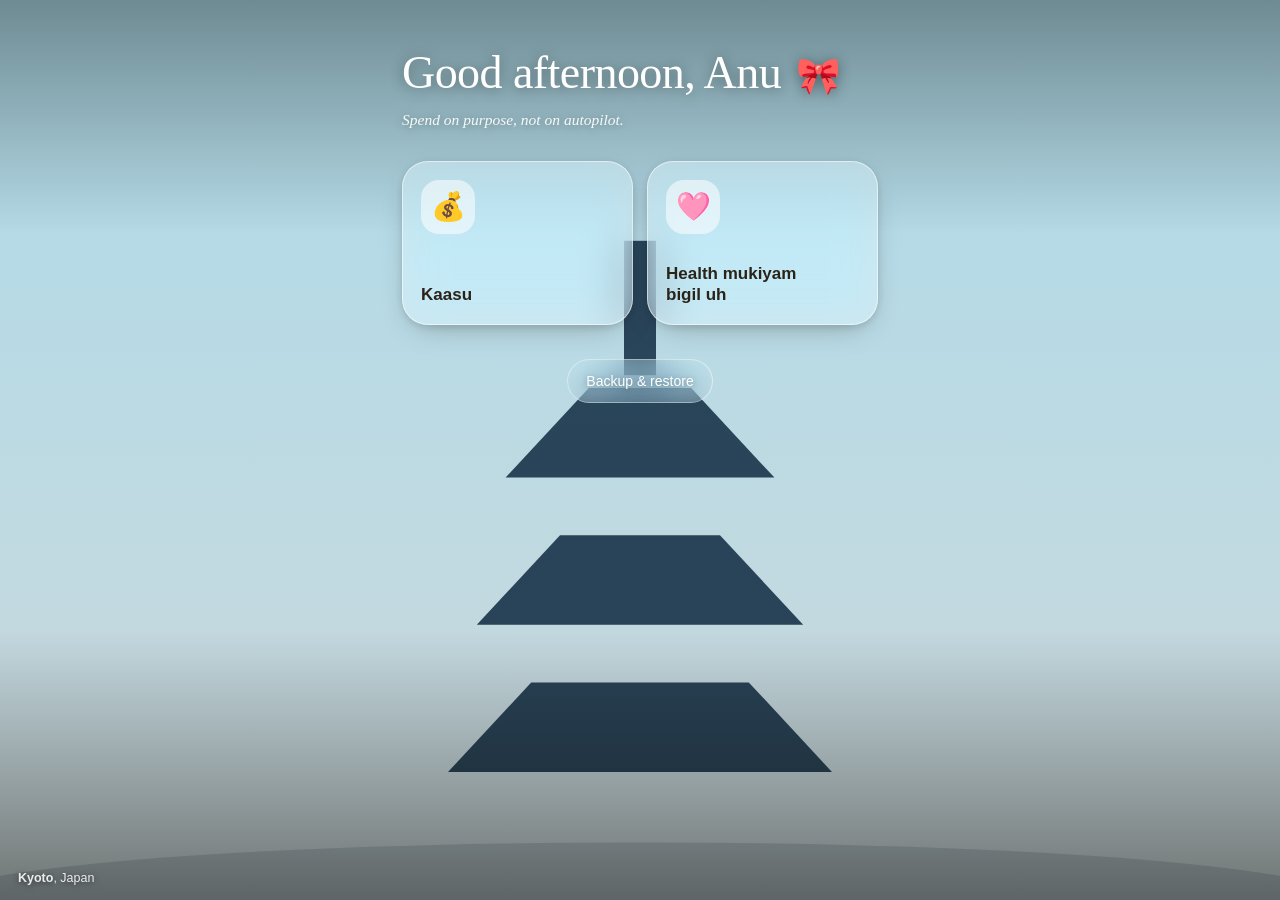
<file: index.html>
<!doctype html>
<html lang="en">
<head>
<meta charset="utf-8">
<meta name="viewport" content="width=device-width, initial-scale=1, viewport-fit=cover">
<meta name="color-scheme" content="light">
<meta name="theme-color" content="#1B140C">
<meta name="apple-mobile-web-app-capable" content="yes">
<meta name="mobile-web-app-capable" content="yes">
<meta name="apple-mobile-web-app-title" content="ANU">
<meta name="apple-mobile-web-app-status-bar-style" content="default">
<link rel="manifest" href="manifest.webmanifest">
<link rel="apple-touch-icon" href="apple-touch-icon.png">
<title>ANU</title>

<style>
/* =========================================================
   ANU design system — classic & glass
   A new scenic photo-poster sits behind everything, changing
   daily. Every surface above it is frosted glass so the scene
   always shows through. Variable NAMES are kept from the first
   version so every rule below still lines up; only the values
   moved from pink to an ink-and-antique-gold palette.
   ========================================================= */
:root {
  --cream: rgba(250, 246, 236, .86);   /* sheet / dialog glass */
  --blush: rgba(255, 255, 255, .16);   /* faint glass wash */
  --pale: rgba(255, 255, 255, .34);    /* standard glass surface */
  --rose: #C9A227;                     /* gold — borders, focus, outline */
  --rose-deep: #8C6A1F;                /* deep bronze-gold — accents, fills */
  --ink: #2B2318;                      /* warm charcoal text */
  --muted: #7C715E;                    /* warm taupe secondary text */
  --line: rgba(43, 35, 20, .16);
  --shadow: 0 10px 30px -12px rgba(20, 15, 5, .35), 0 2px 8px rgba(20, 15, 5, .12);
  --blur: blur(20px) saturate(160%);
  --serif: ui-serif, "Iowan Old Style", "New York", Georgia, "Times New Roman", serif;
  --round: ui-sans-serif, -apple-system, "Helvetica Neue", Arial, sans-serif;
  color-scheme: light;
}

* { box-sizing: border-box; }
html { background: #1b140c; -webkit-text-size-adjust: 100%; }
body {
  margin: 0;
  min-height: 100vh;
  min-height: 100dvh;
  font-family: var(--round);
  color: var(--ink);
  background: transparent;
  -webkit-tap-highlight-color: transparent;
  overscroll-behavior-y: none;
}
:focus-visible { outline: 3px solid var(--rose); outline-offset: 3px; border-radius: 12px; }

/* ---------- Daily scenic background ---------- */
.bg { position: fixed; inset: 0; z-index: -2; overflow: hidden; background: #1b140c; }
.bg svg { width: 100%; height: 100%; display: block; }
.bg-scrim {
  position: fixed; inset: 0; z-index: -1; pointer-events: none;
  background: linear-gradient(180deg, rgba(10, 7, 3, .40) 0%, rgba(10, 7, 3, .06) 26%, rgba(10, 7, 3, .10) 70%, rgba(10, 7, 3, .55) 100%);
}
.bg-caption {
  position: fixed; left: 18px; bottom: calc(env(safe-area-inset-bottom, 0px) + 14px); z-index: 0;
  color: rgba(255, 255, 255, .88); font: 500 12.5px/1.3 var(--round);
  text-shadow: 0 1px 6px rgba(0, 0, 0, .55); pointer-events: none;
}
.bg-caption b { font-weight: 600; }

/* ---------- Screens ---------- */
.screen { animation: enter .24s ease both; }
@keyframes enter { from { opacity: 0; transform: translateY(6px); } to { opacity: 1; transform: none; } }

/* ---------- Home ---------- */
.home {
  max-width: 520px; margin: 0 auto;
  padding: calc(env(safe-area-inset-top, 0px) + 48px) 22px calc(env(safe-area-inset-bottom, 0px) + 24px);
}
.greeting {
  margin: 0 0 10px; color: #fff; text-shadow: 0 2px 14px rgba(0, 0, 0, .40);
  font: 500 clamp(34px, 10.5vw, 46px)/1.08 var(--serif);
  letter-spacing: -.012em;
  text-wrap: balance;
}
.greeting .em { font-size: .78em; margin-left: .12em; }
.quote {
  margin: 0 0 30px; color: rgba(255, 255, 255, .92); text-shadow: 0 1px 10px rgba(0, 0, 0, .40);
  font: italic 400 15.5px/1.5 var(--serif); max-width: 34ch; text-wrap: balance;
}

.grid { display: grid; grid-template-columns: repeat(2, minmax(0, 1fr)); gap: 14px; }
.card {
  display: flex; flex-direction: column; justify-content: space-between; gap: 22px;
  min-height: 164px; padding: 18px;
  border-radius: 26px;
  background: var(--pale);
  -webkit-backdrop-filter: var(--blur); backdrop-filter: var(--blur);
  border: 1px solid rgba(255, 255, 255, .55);
  box-shadow: var(--shadow);
  color: var(--ink); text-decoration: none;
  transition: transform .16s ease, box-shadow .16s ease;
}
.card:active { transform: scale(.97); }
.card .ico {
  width: 54px; height: 54px; display: grid; place-items: center;
  border-radius: var(--ico-radius, 18px);
  background: rgba(255, 255, 255, .55);
  font-size: 28px; line-height: 1;
}
.card .name { font: 600 17px/1.22 var(--round); text-wrap: balance; }

.foot { margin-top: 34px; text-align: center; }
.linkbtn {
  min-height: 44px; padding: 10px 18px; border: 1px solid rgba(255, 255, 255, .4);
  background: var(--blush); -webkit-backdrop-filter: var(--blur); backdrop-filter: var(--blur);
  font: 500 14px/1 var(--round); color: #fff; text-shadow: 0 1px 6px rgba(0, 0, 0, .3);
  cursor: pointer; border-radius: 999px;
}

/* ---------- Mini-app screen shell ---------- */
.app {
  max-width: 520px; margin: 0 auto;
  padding: calc(env(safe-area-inset-top, 0px) + 10px) 20px calc(env(safe-area-inset-bottom, 0px) + 28px);
  min-height: 100vh; min-height: 100dvh;
}
.bar { display: flex; align-items: center; gap: 12px; min-height: 56px; margin-bottom: 14px; }
.back {
  flex: none; width: 44px; height: 44px; display: grid; place-items: center;
  border-radius: 50%; background: var(--pale); -webkit-backdrop-filter: var(--blur); backdrop-filter: var(--blur);
  border: 1px solid rgba(255, 255, 255, .5);
  box-shadow: var(--shadow); color: var(--rose-deep); text-decoration: none;
}
.bar h1 { margin: 0; color: #fff; text-shadow: 0 2px 10px rgba(0, 0, 0, .40); font: 500 27px/1.1 var(--serif); letter-spacing: -.01em; }
.note {
  margin-top: 40px; padding: 26px 22px; text-align: center;
  background: var(--pale); -webkit-backdrop-filter: var(--blur); backdrop-filter: var(--blur);
  border: 1px solid rgba(255, 255, 255, .5);
  border-radius: 26px; box-shadow: var(--shadow);
}
.note .big { font-size: 40px; }
.note p { margin: 10px 0 0; color: var(--muted); font-size: 16px; line-height: 1.45; }

/* ---------- Buttons ---------- */
.btn {
  display: flex; align-items: center; justify-content: center; width: 100%;
  min-height: 52px; padding: 14px 18px; border: 0; border-radius: 18px;
  font: 600 17px/1 var(--round); cursor: pointer;
  background: var(--rose-deep); color: #fff;
}
.btn.ghost {
  background: var(--pale); -webkit-backdrop-filter: var(--blur); backdrop-filter: var(--blur);
  color: var(--rose-deep); border: 1px solid var(--line);
}
.btn:active { transform: scale(.98); }
.vh { position: absolute; width: 1px; height: 1px; overflow: hidden; opacity: 0; pointer-events: none; }

/* ---------- Bottom sheet + toast ---------- */
dialog#sheet {
  position: fixed; inset: auto 0 0 0; margin: 0 auto; padding: 0; border: 0;
  width: min(520px, 100%); max-width: 100%;
  border-radius: 28px 28px 0 0; background: var(--cream); color: var(--ink);
  -webkit-backdrop-filter: var(--blur); backdrop-filter: var(--blur);
  border-top: 1px solid rgba(255, 255, 255, .6);
  box-shadow: 0 -12px 40px rgba(20, 15, 5, .28);
}
dialog#sheet::backdrop { background: rgba(10, 7, 3, .40); }
dialog#sheet[open] { animation: rise .22s ease both; }
@keyframes rise { from { transform: translateY(24px); opacity: 0; } to { transform: none; opacity: 1; } }
.sheet-in { padding: 26px 22px calc(env(safe-area-inset-bottom, 0px) + 22px); display: grid; gap: 12px; }
.sheet-in h2 { margin: 0; font: 500 24px/1.15 var(--serif); }
.sheet-in p { margin: 0 0 6px; color: var(--muted); font-size: 15px; line-height: 1.5; }

#toast {
  position: fixed; left: 50%; bottom: calc(env(safe-area-inset-bottom, 0px) + 28px);
  transform: translate(-50%, 16px); opacity: 0; pointer-events: none;
  padding: 12px 18px; border-radius: 999px; background: rgba(27, 20, 12, .88); color: #fff;
  -webkit-backdrop-filter: blur(14px); backdrop-filter: blur(14px);
  font: 500 15px/1.2 var(--round); max-width: calc(100% - 40px); text-align: center;
  transition: opacity .2s ease, transform .2s ease; z-index: 50;
}
#toast.show { opacity: 1; transform: translate(-50%, 0); }

@media (prefers-reduced-motion: reduce) {
  .screen, dialog#sheet[open] { animation: none; }
  .card, .btn { transition: none; }
}

/* ---------- Kaasu ---------- */
.kaasu-toolbar { display: flex; gap: 8px; margin-bottom: 16px; }
.seg {
  flex: 1; min-height: 40px; border: 1px solid rgba(255, 255, 255, .45);
  background: var(--pale); -webkit-backdrop-filter: var(--blur); backdrop-filter: var(--blur);
  border-radius: 14px; font: 600 14px/1 var(--round); color: var(--muted);
}
.seg.active { background: var(--rose-deep); color: #fff; border-color: var(--rose-deep); }

.kaasu-cal-head { display: flex; align-items: center; justify-content: space-between; margin-bottom: 12px; color: #fff; text-shadow: 0 2px 8px rgba(0, 0, 0, .35); font: 600 17px/1 var(--round); }
.navbtn {
  width: 40px; height: 40px; border: 1px solid rgba(255, 255, 255, .5);
  background: var(--pale); -webkit-backdrop-filter: var(--blur); backdrop-filter: var(--blur);
  border-radius: 50%; font-size: 19px; color: var(--rose-deep); box-shadow: var(--shadow);
}

.kaasu-grid { display: grid; grid-template-columns: repeat(7, 1fr); gap: 6px; margin-bottom: 20px; }
.dow { text-align: center; font: 600 12px/1 var(--round); color: #fff; text-shadow: 0 1px 6px rgba(0, 0, 0, .35); padding: 2px 0 8px; }
.day {
  aspect-ratio: 1; border: 1px solid rgba(255, 255, 255, .45); border-radius: 13px;
  background: var(--pale); -webkit-backdrop-filter: var(--blur); backdrop-filter: var(--blur);
  font: 600 15px/1 var(--round); color: var(--ink); box-shadow: 0 2px 8px rgba(20, 15, 5, .10);
}
.day.today { background: var(--rose-deep); color: #fff; border-color: var(--rose-deep); }
.day.empty { background: transparent; box-shadow: none; border: 0; }

.kaasu-summary {
  background: var(--pale); -webkit-backdrop-filter: var(--blur); backdrop-filter: var(--blur);
  border: 1px solid rgba(255, 255, 255, .5);
  border-radius: 22px; padding: 18px 20px; box-shadow: var(--shadow); margin-bottom: 16px;
}
.kaasu-summary h3 { margin: 0 0 8px; font: 500 18px/1.2 var(--serif); }
.summary-row { display: flex; justify-content: space-between; gap: 10px; padding: 8px 0; font-size: 15px; border-top: 1px solid var(--line); }
.summary-row:first-of-type { border-top: 0; }
.summary-row.total { margin-top: 2px; padding-top: 13px; border-top: 1px solid var(--line); font-weight: 700; color: var(--rose-deep); }

.kaasu-sticky {
  position: relative; background: rgba(255, 246, 219, .80); -webkit-backdrop-filter: blur(14px); backdrop-filter: blur(14px);
  border: 1px solid rgba(255, 255, 255, .5);
  border-radius: 4px; padding: 20px 16px 16px; box-shadow: 0 6px 18px rgba(20, 15, 5, .16); transform: rotate(-1deg);
}
.kaasu-sticky .pin { position: absolute; top: -11px; left: 50%; transform: translateX(-50%); font-size: 20px; }
.sticky-text { width: 100%; min-height: 86px; border: 0; background: transparent; resize: vertical; font: 15px/1.5 var(--round); color: #6B4E17; }
.sticky-text:focus { outline: none; }
.sticky-text::placeholder { color: #A98A3C; }

.kaasu-week-list { display: grid; gap: 10px; }
.week-row {
  display: flex; justify-content: space-between; align-items: center; width: 100%; min-height: 52px; padding: 0 18px;
  border: 1px solid rgba(255, 255, 255, .45); border-radius: 16px;
  background: var(--pale); -webkit-backdrop-filter: var(--blur); backdrop-filter: var(--blur);
  box-shadow: 0 2px 8px rgba(20, 15, 5, .10); font: 500 15px/1 var(--round); color: var(--ink);
}
.wd-amt { color: var(--muted); }

.kaasu-year-grid { display: grid; grid-template-columns: repeat(3, 1fr); gap: 10px; }
.year-month {
  min-height: 64px; border: 1px solid rgba(255, 255, 255, .45); border-radius: 16px;
  background: var(--pale); -webkit-backdrop-filter: var(--blur); backdrop-filter: var(--blur);
  box-shadow: 0 2px 8px rgba(20, 15, 5, .10); font: 600 16px/1 var(--round); color: var(--ink);
}

.back-link { border: 0; background: transparent; color: #fff; text-shadow: 0 1px 6px rgba(0, 0, 0, .35); font: 600 15px/1 var(--round); padding: 6px 0; margin: 0 0 8px; }
.day-title { color: #fff; text-shadow: 0 2px 10px rgba(0, 0, 0, .40); font: 500 21px/1.2 var(--serif); margin-bottom: 16px; text-wrap: balance; }

.col-list { display: grid; gap: 10px; margin-bottom: 14px; }
.col-row {
  background: var(--pale); -webkit-backdrop-filter: var(--blur); backdrop-filter: var(--blur);
  border: 1px solid rgba(255, 255, 255, .5);
  border-radius: 18px; padding: 14px 16px; box-shadow: 0 2px 8px rgba(20, 15, 5, .10);
}
.col-head { display: flex; align-items: center; gap: 9px; margin-bottom: 10px; }
.col-num { width: 22px; height: 22px; flex: none; display: grid; place-items: center; border-radius: 50%; background: rgba(255, 255, 255, .55); color: var(--rose-deep); font: 700 12px/1 var(--round); }
.col-name { flex: 1; font: 600 16px/1.2 var(--round); }
.col-badge { flex: none; font: 600 10.5px/1 var(--round); color: var(--rose-deep); background: rgba(255, 255, 255, .55); border-radius: 999px; padding: 4px 8px; }
.edit-btn { width: 32px; height: 32px; flex: none; border: 0; background: rgba(255, 255, 255, .55); border-radius: 10px; color: var(--rose-deep); font-size: 14px; }
.col-fields { display: flex; align-items: center; gap: 12px; }
.col-input-wrap { flex: 1; display: flex; align-items: center; gap: 3px; background: rgba(255, 255, 255, .45); border-radius: 12px; padding: 0 12px; min-height: 44px; }
.col-input-wrap .unit { color: var(--muted); font-size: 15px; }
.col-input { flex: 1; width: 100%; min-width: 0; border: 0; background: transparent; min-height: 44px; font: 600 16px/1 var(--round); color: var(--ink); }
.col-input:focus { outline: none; }
.col-balance { min-width: 84px; text-align: right; font: 700 16px/1 var(--round); color: var(--rose-deep); }
.col-balance.neg { color: #B23B3B; }

.savings-row {
  display: flex; justify-content: space-between; align-items: center;
  background: var(--pale); -webkit-backdrop-filter: var(--blur); backdrop-filter: var(--blur);
  border: 1px solid rgba(255, 255, 255, .5);
  border-radius: 16px; padding: 14px 18px; font: 600 16px/1 var(--round); box-shadow: var(--shadow); margin-bottom: 18px;
}
.savings-row .neg { color: #B23B3B; }

.manage-cols-btn { margin-bottom: 16px; }
.manage-col-list { display: grid; gap: 8px; margin: 4px 0 4px; }
.manage-col-row { display: flex; align-items: center; gap: 10px; background: rgba(255, 255, 255, .40); border-radius: 14px; padding: 10px 12px; }
.manage-col-name { flex: 1; font: 600 15px/1.2 var(--round); display: flex; align-items: center; gap: 6px; flex-wrap: wrap; }
.freq-switch { display: flex; gap: 8px; margin-top: 6px; }
.freq-switch .seg { min-height: 42px; }
.manage-col-set { color: var(--muted); font: 500 13.5px/1 var(--round); }
.muted-note { color: var(--muted); font-size: 14px; margin: 4px 0; }
.neg-text { color: #B23B3B; }

/* ---------- Kaasu: tab shell ---------- */
.kaasu-shell { padding-bottom: 84px; }
.tabbar {
  position: fixed; left: 0; right: 0; bottom: 0; z-index: 10;
  display: flex; justify-content: space-around;
  padding: 8px 6px calc(env(safe-area-inset-bottom, 0px) + 6px);
  background: var(--cream); -webkit-backdrop-filter: var(--blur); backdrop-filter: var(--blur);
  border-top: 1px solid rgba(255, 255, 255, .5); box-shadow: 0 -8px 24px rgba(20, 15, 5, .14);
}
.tabbtn { flex: 1; max-width: 84px; display: flex; flex-direction: column; align-items: center; gap: 3px; border: 0; background: transparent; padding: 4px 2px; color: var(--muted); }
.tabbtn svg { width: 21px; height: 21px; }
.tabbtn span { font: 500 10.5px/1 var(--round); }
.tabbtn.active { color: var(--rose-deep); }

.month-nav { display: flex; align-items: center; justify-content: center; gap: 14px; margin-bottom: 16px; color: #fff; text-shadow: 0 2px 8px rgba(0,0,0,.35); font: 600 16px/1 var(--round); }
.navbtn.sm { width: 32px; height: 32px; font-size: 15px; }

/* ---------- Kaasu: Today ---------- */
.hero {
  background: var(--pale); -webkit-backdrop-filter: var(--blur); backdrop-filter: var(--blur);
  border: 1px solid rgba(255,255,255,.5); border-radius: 22px; padding: 18px 20px; box-shadow: var(--shadow); margin-bottom: 14px;
}
.hero-row { display: flex; justify-content: space-between; align-items: baseline; padding: 7px 0; border-top: 1px solid var(--line); }
.hero-row:first-child { border-top: 0; }
.hero-label { font: 500 14px/1 var(--round); color: var(--muted); }
.hero-val { font: 700 20px/1 var(--round); color: var(--ink); }
.hero-val.accent { color: var(--rose-deep); }
.hero-val.neg { color: #B23B3B; }

.safe-today {
  display: flex; align-items: center; background: var(--pale); -webkit-backdrop-filter: var(--blur); backdrop-filter: var(--blur);
  border: 1px solid rgba(255,255,255,.5); border-radius: 18px; padding: 14px 18px; box-shadow: var(--shadow); margin-bottom: 14px;
}
.safe-today > div:not(.safe-div) { flex: 1; display: flex; flex-direction: column; gap: 2px; }
.safe-div { flex: none; width: 1px; align-self: stretch; background: var(--line); margin: 0 14px; }
.safe-label { font: 500 12.5px/1.2 var(--round); color: var(--muted); }
.safe-val { font: 700 18px/1.2 var(--round); color: var(--ink); }
.safe-val.accent { color: var(--rose-deep); }

.insight { margin: 0 0 16px; padding: 12px 16px; background: rgba(201,162,39,.14); border-left: 3px solid var(--rose); border-radius: 0 12px 12px 0; font: italic 400 14px/1.5 var(--serif); color: var(--ink); }

.section-head { display: flex; align-items: center; justify-content: space-between; margin: 4px 0 10px; }
.section-head h3 { margin: 0; font: 500 16px/1.2 var(--serif); color: #fff; text-shadow: 0 2px 8px rgba(0,0,0,.3); }
.link-sm { border: 0; background: transparent; color: var(--rose); font: 600 12.5px/1 var(--round); text-shadow: 0 1px 6px rgba(0,0,0,.3); }

.cat-list { display: grid; gap: 10px; margin-bottom: 16px; }
.cat-row { background: var(--pale); -webkit-backdrop-filter: var(--blur); backdrop-filter: var(--blur); border: 1px solid rgba(255,255,255,.5); border-radius: 16px; padding: 12px 14px; }
.cat-row-top { display: flex; justify-content: space-between; align-items: baseline; margin-bottom: 8px; }
.cat-name { font: 600 15px/1.2 var(--round); }
.cat-amt { font: 600 13.5px/1 var(--round); color: var(--muted); }
.cat-amt.neg { color: #B23B3B; }
.cat-of { font-weight: 400; opacity: .8; }
.progress-track { height: 6px; border-radius: 999px; background: rgba(43,35,20,.1); overflow: hidden; }
.progress-fill { height: 100%; border-radius: 999px; background: var(--rose-deep); }
.progress-fill.over { background: #B23B3B; }

.plan-fold { background: rgba(255,246,219,.80); -webkit-backdrop-filter: blur(14px); backdrop-filter: blur(14px); border: 1px solid rgba(255,255,255,.5); border-radius: 16px; padding: 14px 16px; margin-bottom: 18px; }
.plan-fold summary { font: 600 14px/1 var(--round); color: #6B4E17; cursor: pointer; }
.plan-fold .plan-text { width: 100%; min-height: 70px; border: 0; background: transparent; resize: vertical; font: 14.5px/1.5 var(--round); color: #6B4E17; margin-top: 10px; }
.plan-fold .plan-text:focus { outline: none; }

.fab {
  position: fixed; right: 18px; bottom: calc(env(safe-area-inset-bottom, 0px) + 78px); z-index: 9;
  width: 56px; height: 56px; border-radius: 50%; border: 0; background: var(--rose-deep); color: #fff;
  font: 300 30px/1 var(--round); box-shadow: 0 10px 24px rgba(20,15,5,.35); display: grid; place-items: center;
}

/* ---------- Kaasu: Transactions ---------- */
.txn-day-group { margin-bottom: 16px; }
.txn-day-label { font: 600 12.5px/1 var(--round); color: #fff; text-shadow: 0 1px 6px rgba(0,0,0,.3); margin-bottom: 8px; }
.txn-row {
  display: flex; align-items: center; gap: 10px; width: 100%; min-height: 52px; padding: 0 14px; margin-bottom: 8px;
  background: var(--pale); -webkit-backdrop-filter: var(--blur); backdrop-filter: var(--blur);
  border: 1px solid rgba(255,255,255,.5); border-radius: 14px; text-align: left;
}
.txn-cat { font: 600 14.5px/1 var(--round); color: var(--ink); }
.txn-note { flex: 1; font: 400 13px/1 var(--round); color: var(--muted); overflow: hidden; text-overflow: ellipsis; white-space: nowrap; }
.txn-amt { margin-left: auto; font: 700 15px/1 var(--round); color: #B23B3B; flex: none; }

.chip-row { display: flex; flex-wrap: wrap; gap: 8px; margin: 6px 0 14px; }
.chip { border: 1px solid var(--line); background: rgba(255,255,255,.5); border-radius: 999px; padding: 8px 14px; font: 500 13.5px/1 var(--round); color: var(--muted); }
.chip.active { background: var(--rose-deep); border-color: var(--rose-deep); color: #fff; }

/* ---------- Kaasu: Budget ---------- */
.income-field { margin-bottom: 18px; }
.budget-list { display: grid; gap: 10px; margin-bottom: 14px; }
.budget-row {
  display: flex; align-items: center; gap: 10px;
  background: var(--pale); -webkit-backdrop-filter: var(--blur); backdrop-filter: var(--blur);
  border: 1px solid rgba(255,255,255,.5); border-radius: 16px; padding: 10px 12px;
}
.reorder-col { display: flex; flex-direction: column; gap: 2px; }
.reorder-btn { width: 24px; height: 20px; border: 0; background: transparent; color: var(--muted); font-size: 9px; }
.reorder-btn:disabled { opacity: .25; }
.budget-row-main { flex: 1; display: flex; flex-direction: column; gap: 3px; min-width: 0; }
.budget-row-name { font: 600 15px/1.2 var(--round); }
.budget-row-amt { font: 500 13px/1 var(--round); color: var(--muted); display: flex; align-items: center; gap: 6px; }

/* ---------- Kaasu: Calendar spend intensity ---------- */
.day.spend-lvl-1 { background: rgba(201,162,39,.22); }
.day.spend-lvl-2 { background: rgba(201,162,39,.42); }
.day.spend-lvl-3 { background: rgba(201,162,39,.65); color: #fff; }

/* ---------- Kaasu: Savings ---------- */
.sweep-list { display: grid; gap: 8px; margin-bottom: 18px; }
.sweep-row { display: flex; justify-content: space-between; align-items: center; background: rgba(255,255,255,.40); border-radius: 14px; padding: 10px 14px; font: 500 14px/1.3 var(--round); }
.sweep-line { font: 600 13px/1.3 var(--round); color: var(--rose-deep); text-align: right; }
.sweep-line.neg-text { color: #B23B3B; }

.field-label { display: block; font: 500 14px/1.4 var(--round); color: var(--muted); }
.field-label input {
  display: block; width: 100%; min-height: 46px; margin-top: 6px; padding: 0 14px;
  border: 1px solid var(--line); border-radius: 14px; background: rgba(255, 255, 255, .55);
  font: 16px/1 var(--round); color: var(--ink);
}
.field-label input:focus { outline: none; border-color: var(--rose); }

/* ---------- Health ---------- */
.habit-list { display: grid; gap: 10px; margin-bottom: 14px; }
.habit-row, .week-habit-row {
  display: flex; align-items: center; gap: 12px;
  background: var(--pale); -webkit-backdrop-filter: var(--blur); backdrop-filter: var(--blur);
  border: 1px solid rgba(255, 255, 255, .5);
  border-radius: 18px; padding: 12px 14px; box-shadow: 0 2px 8px rgba(20, 15, 5, .10);
}
.week-habit-row { flex-direction: column; align-items: stretch; gap: 10px; }
.habit-check {
  flex: none; width: 30px; height: 30px; border-radius: 50%; border: 2px solid var(--rose);
  background: transparent; color: #fff; font: 700 14px/1 var(--round); display: grid; place-items: center;
}
.habit-check.checked { background: var(--rose-deep); border-color: var(--rose-deep); }
.habit-main { flex: 1; display: flex; flex-direction: column; gap: 2px; min-width: 0; }
.habit-name { font: 600 16px/1.25 var(--round); }
.habit-badge { font: 500 12.5px/1.2 var(--round); color: var(--muted); }

.kind-switch { display: flex; gap: 8px; }
.kind-switch .seg { min-height: 42px; }

.dow-labels { display: grid; grid-template-columns: repeat(7, 1fr); gap: 6px; margin: 2px 0 10px; padding-left: 0; }
.dow-labels span { text-align: center; font: 600 12px/1 var(--round); color: #fff; text-shadow: 0 1px 6px rgba(0, 0, 0, .35); }
.dow-grid { display: grid; grid-template-columns: repeat(7, 1fr); gap: 6px; }
.dow-check { aspect-ratio: 1; border-radius: 10px; border: 1px solid var(--line); background: rgba(255, 255, 255, .40); color: #fff; font: 700 13px/1 var(--round); display: grid; place-items: center; }
.dow-check.checked { background: var(--rose-deep); border-color: var(--rose-deep); }
.week-habit-list { display: grid; gap: 10px; }

.health-grid .day.health-day { display: flex; flex-direction: column; align-items: center; justify-content: center; gap: 1px; padding-top: 2px; }
.health-day .dnum { font: 600 14px/1 var(--round); }
.health-day .dfrac { font: 600 9.5px/1 var(--round); opacity: .75; }
.health-day.lvl-0 { background: var(--pale); }
.health-day.lvl-1 { background: rgba(201, 162, 39, .34); }
.health-day.lvl-2 { background: var(--rose-deep); color: #fff; }
</style>
</head>

<body>

<!-- Daily scenic background — swapped in by SCENE.apply() before anything else renders -->
<div class="bg" id="bg" aria-hidden="true"></div>
<div class="bg-scrim" aria-hidden="true"></div>
<div class="bg-caption" id="bg-caption" aria-hidden="true"></div>

<main id="root"></main>
<div id="toast" role="status" aria-live="polite"></div>
<dialog id="sheet"></dialog>


<!-- =========================================================
     CORE  (shared by every mini-app; don't put mini-app code here)
     ========================================================= -->
<script>
'use strict';

const OWNER = 'Anu';
const APPS = [];                       // filled by registerApp()
const $ = (sel, el = document) => el.querySelector(sel);

/* =========================================================
   SCENE — the daily background.
   30 hand-drawn travel-poster illustrations (not photos — an
   offline app can't rely on fetching real images every day, and
   these are original art, so there's nothing to license). One is
   picked by day-of-month and repeats monthly, same as a 30-photo
   rotation would. A matching money-mindset line does the same.
   ========================================================= */
const SCENE = (() => {
  // Six times-of-day. Each place borrows one.
  const SKY = [
    { top: '#F6CDB0', bot: '#EE8F63', ink: '#5A2E1C', star: false }, // dawn
    { top: '#AEE1F2', bot: '#E8F7FB', ink: '#2C4A61', star: false }, // morning
    { top: '#8FCBE8', bot: '#D3EEF6', ink: '#1F3A4D', star: false }, // midday
    { top: '#F8C67A', bot: '#EE7B52', ink: '#4F2615', star: false }, // golden hour
    { top: '#4A3F6B', bot: '#9C5678', ink: '#201830', star: true },  // dusk
    { top: '#121C2E', bot: '#2B3E5C', ink: '#070B14', star: true },  // night
  ];

  // Reusable silhouette families, each drawn in the "ink" colour of its sky.
  const SHAPE = {
    tower: (c, ink) => `<path d="M${c-3} 300 L${c-3} 150 L${c-16} 150 L${c-7} 112 L${c-11} 112 L${c} 46 L${c+11} 112 L${c+7} 112 L${c+16} 150 L${c+3} 150 L${c+3} 300 Z" fill="${ink}"/>`,
    spires: (c, ink) => `${[-34,-10,16,40].map((dx,i)=>`<path d="M${c+dx-5} 300 L${c+dx-5} ${190-i%2*18} L${c+dx} ${120-i%2*18} L${c+dx+5} ${190-i%2*18} L${c+dx+5} 300 Z" fill="${ink}"/>`).join('')}`,
    dome: (c, ink) => `<rect x="${c-46}" y="240" width="92" height="60" fill="${ink}"/><path d="M${c-30} 240 A30 40 0 0 1 ${c+30} 240 Z" fill="${ink}"/><rect x="${c-70}" y="180" width="10" height="120" fill="${ink}"/><path d="M${c-70} 180 a6 10 0 0 1 12 0" fill="${ink}"/><rect x="${c+60}" y="180" width="10" height="120" fill="${ink}"/><path d="M${c+60} 180 a6 10 0 0 1 12 0" fill="${ink}"/>`,
    pagoda: (c, ink) => `${[0,1,2].map(i=>`<path d="M${c-60+i*9} ${260-i*46} L${c+60-i*9} ${260-i*46} L${c+34-i*9} ${232-i*46} L${c-34+i*9} ${232-i*46} Z" fill="${ink}"/>`).join('')}<rect x="${c-5}" y="94" width="10" height="42" fill="${ink}"/>`,
    pyramid: (c, ink) => `<path d="M${c-76} 300 L${c-6} 150 L${c+30} 210 L${c+30} 300 Z" fill="${ink}"/><path d="M${c-30} 300 L${c+54} 170 L${c+120} 300 Z" fill="${ink}" opacity=".88"/>`,
    skyline: (c, ink) => `${[[-130,120,30],[-92,170,26],[-56,130,34],[-14,210,24],[26,150,30],[66,185,26],[102,140,30]].map(([dx,h,w])=>`<rect x="${c+dx}" y="${300-h}" width="${w}" height="${h}" fill="${ink}"/>`).join('')}`,
    opera: (c, ink) => `${[[-100,66],[-58,88],[-10,74],[34,96],[74,70]].map(([dx,h])=>`<path d="M${c+dx} 300 Q${c+dx+6} ${300-h} ${c+dx+22} ${300-h*.82} Q${c+dx+38} ${300-h} ${c+dx+44} 300 Z" fill="${ink}"/>`).join('')}<rect x="${c-108}" y="296" width="226" height="8" fill="${ink}"/>`,
    bridge: (c, ink) => `<rect x="${c-120}" y="150" width="8" height="150" fill="${ink}"/><rect x="${c+112}" y="150" width="8" height="150" fill="${ink}"/><path d="M${c-150} 210 Q${c} 120 ${c+150} 210" stroke="${ink}" stroke-width="6" fill="none"/><rect x="${c-150}" y="255" width="300" height="8" fill="${ink}"/>`,
    statue: (c, ink) => `<rect x="${c-24}" y="250" width="48" height="50" fill="${ink}"/><rect x="${c-6}" y="140" width="12" height="112" fill="${ink}"/><path d="M${c-6} 160 L${c-60} 120 M${c+6} 160 L${c+60} 120" stroke="${ink}" stroke-width="10" stroke-linecap="round"/><circle cx="${c}" cy="122" r="14" fill="${ink}"/>`,
    columns: (c, ink) => `<rect x="${c-110}" y="268" width="220" height="12" fill="${ink}"/>${[-90,-58,-26,6,38,70].map(dx=>`<rect x="${c+dx}" y="190" width="14" height="78" fill="${ink}"/>`).join('')}<path d="M${c-118} 190 L${c} 130 L${c+118} 190 Z" fill="${ink}"/>`,
    mountain: (c, ink) => `<path d="M${c-140} 300 L${c-54} 140 L${c-10} 190 L${c+40} 110 L${c+150} 300 Z" fill="${ink}"/><path d="M${c-54} 140 L${c-40} 162 L${c-68} 162 Z" fill="#fff" opacity=".8"/><path d="M${c+40} 110 L${c+56} 136 L${c+24} 136 Z" fill="#fff" opacity=".8"/>`,
    island: (c, ink) => `<ellipse cx="${c}" cy="298" rx="150" ry="10" fill="${ink}" opacity=".5"/><path d="M${c-60} 300 Q${c-64} 200 ${c-20} 160 Q${c-30} 200 ${c-10} 210 Q${c-6} 170 ${c+6} 150" stroke="${ink}" stroke-width="7" fill="none" stroke-linecap="round"/><path d="M${c+70} 300 Q${c+66} 220 ${c+100} 180 Q${c+92} 220 ${c+112} 230" stroke="${ink}" stroke-width="7" fill="none" stroke-linecap="round"/><path d="M${c-110} 300 L${c-110} 260 L${c-78} 260 L${c-78} 300 Z" fill="${ink}"/><path d="M${c-94} 260 L${c-110} 236 L${c-78} 236 Z" fill="${ink}"/>`,
    santorini: (c, ink) => `${[-86,-44,-2,40,82].map((dx,i)=>`<rect x="${c+dx}" y="${250-(i%2)*26}" width="38" height="${50+(i%2)*26}" fill="${ink}" rx="4"/><path d="M${c+dx+3} 250 A16 16 0 0 1 ${c+dx+35} 250 Z" fill="#3B6EA5" opacity=".9"/>`).join('')}`,
    wall: (c, ink) => `<path d="M${c-150} 260 L${c-90} 210 L${c-40} 250 L${c+20} 190 L${c+80} 230 L${c+150} 180" stroke="${ink}" stroke-width="16" fill="none"/>${[-90,-40,20,80].map(dx=>`<rect x="${c+dx-10}" y="${dx===-90?196:dx===-40?236:dx===20?176:216}" width="20" height="24" fill="${ink}"/>`).join('')}`,
    rowhouses: (c, ink) => `${[-96,-58,-20,18,56].map((dx,i)=>`<path d="M${c+dx} 300 L${c+dx} ${220-(i%3)*10} L${c+dx+17} ${196-(i%3)*10} L${c+dx+34} ${220-(i%3)*10} L${c+dx+34} 300 Z" fill="${ink}"/>`).join('')}`,
  };

  const PLACES = [
    { name: 'Paris', country: 'France', shape: 'tower', sky: 4 },
    { name: 'Agra', country: 'India', shape: 'dome', sky: 0 },
    { name: 'New York', country: 'USA', shape: 'skyline', sky: 5 },
    { name: 'Kyoto', country: 'Japan', shape: 'pagoda', sky: 1 },
    { name: 'Cairo', country: 'Egypt', shape: 'pyramid', sky: 3 },
    { name: 'Rome', country: 'Italy', shape: 'columns', sky: 3 },
    { name: 'Sydney', country: 'Australia', shape: 'opera', sky: 2 },
    { name: 'San Francisco', country: 'USA', shape: 'bridge', sky: 1 },
    { name: 'Rio de Janeiro', country: 'Brazil', shape: 'statue', sky: 3 },
    { name: 'Athens', country: 'Greece', shape: 'columns', sky: 1 },
    { name: 'Istanbul', country: 'Turkey', shape: 'dome', sky: 4 },
    { name: 'London', country: 'UK', shape: 'tower', sky: 5 },
    { name: 'Venice', country: 'Italy', shape: 'bridge', sky: 0 },
    { name: 'Dubai', country: 'UAE', shape: 'skyline', sky: 5 },
    { name: 'Machu Picchu', country: 'Peru', shape: 'mountain', sky: 0 },
    { name: 'Santorini', country: 'Greece', shape: 'santorini', sky: 2 },
    { name: 'Bali', country: 'Indonesia', shape: 'island', sky: 2 },
    { name: 'Maldives', country: 'Maldives', shape: 'island', sky: 1 },
    { name: 'Reykjavik', country: 'Iceland', shape: 'mountain', sky: 5 },
    { name: 'Cape Town', country: 'South Africa', shape: 'mountain', sky: 3 },
    { name: 'Petra', country: 'Jordan', shape: 'columns', sky: 3 },
    { name: 'Beijing', country: 'China', shape: 'wall', sky: 1 },
    { name: 'Moscow', country: 'Russia', shape: 'dome', sky: 4 },
    { name: 'Barcelona', country: 'Spain', shape: 'spires', sky: 3 },
    { name: 'Amsterdam', country: 'Netherlands', shape: 'rowhouses', sky: 1 },
    { name: 'Prague', country: 'Czechia', shape: 'tower', sky: 5 },
    { name: 'Hong Kong', country: 'China', shape: 'skyline', sky: 4 },
    { name: 'Mexico City', country: 'Mexico', shape: 'pyramid', sky: 2 },
    { name: 'Queenstown', country: 'New Zealand', shape: 'mountain', sky: 1 },
    { name: 'Jaipur', country: 'India', shape: 'dome', sky: 3 },
  ];

  const QUOTES = [
    'A rupee saved today is a choice you made for your future self.',
    'Track it, and money stops feeling like a mystery.',
    'Small, steady savings beat big, rare ones.',
    'Spend on purpose, not on autopilot.',
    'Every column you balance is a habit you\u2019re building.',
    'Budgets aren\u2019t limits — they\u2019re promises to yourself.',
    'The goal isn\u2019t to spend less. It\u2019s to spend on purpose.',
    'What gets written down gets managed.',
    'A little discipline today buys a lot of freedom later.',
    'Savings are just expenses you said no to, on purpose.',
    'Know where it goes, and it stops going nowhere.',
    'Consistency with small amounts beats intensity with big ones.',
    'Your future self is watching today\u2019s choices.',
    'Money managed quietly compounds loudly.',
    'Every entry you log is a decision you own.',
    'Plan the month, don\u2019t just survive it.',
    'A clear balance is a calm mind.',
    'Patience is a financial strategy.',
    'What you track, you can trust.',
    'Good money habits are built one day at a time.',
    'Spend like you\u2019ll want to look back proudly.',
    'Save first, spend what\u2019s left — not the other way round.',
    'Every rupee has a job. Give it one.',
    'The best time to start was earlier. The next best time is today.',
    'Discipline now is comfort later.',
    'Clarity about money is its own kind of wealth.',
    'Small leaks sink big budgets.',
    'You don\u2019t need more income to feel in control — just a clearer picture.',
    'A plan you check daily is a plan that works.',
    'Progress, not perfection — one column at a time.',
  ];

  let current = null;

  function dayIndex(n) {
    const d = new Date();
    return (d.getDate() - 1) % n;
  }

  function sceneSVG(place) {
    const sky = SKY[place.sky];
    const shapeFn = SHAPE[place.shape];
    const stars = sky.star ? [...Array(28)].map(() => `<circle cx="${Math.random()*400}" cy="${(Math.random()*180).toFixed(0)}" r="${(Math.random()*1.2+.3).toFixed(1)}" fill="#fff" opacity="${(Math.random()*.6+.3).toFixed(2)}"/>`).join('') : '';
    return `<svg viewBox="0 0 400 300" preserveAspectRatio="xMidYMax slice" xmlns="http://www.w3.org/2000/svg">
      <defs><linearGradient id="sky" x1="0" y1="0" x2="0" y2="1">
        <stop offset="0" stop-color="${sky.top}"/><stop offset="1" stop-color="${sky.bot}"/>
      </linearGradient></defs>
      <rect width="400" height="300" fill="url(#sky)"/>
      ${stars}
      <ellipse cx="200" cy="300" rx="220" ry="18" fill="${sky.ink}" opacity=".18"/>
      ${shapeFn(200, sky.ink)}
    </svg>`;
  }

  function apply() {
    const place = PLACES[dayIndex(PLACES.length)];
    const quote = QUOTES[dayIndex(QUOTES.length)];
    current = { place, quote };
    const bg = document.getElementById('bg');
    const cap = document.getElementById('bg-caption');
    if (bg) bg.innerHTML = sceneSVG(place);
    if (cap) cap.innerHTML = `<b>${place.name}</b>, ${place.country}`;
    return current;
  }

  return { apply, get current() { return current; } };
})();

/**
 * Register a mini-app. This is the ONLY thing a new mini-app needs to do.
 *   id      short url-safe name          'kaasu'
 *   name    label on the home card       'Kaasu'
 *   icon    emoji on the home card       '💰'
 *   tint    card background colour
 *   stores  database tables it uses      ['kaasu_transactions']
 *   mount   (el, ctx) => void            draws the mini-app into el
 *           (omit it and a "coming soon" screen is shown)
 */
function registerApp(app) { APPS.push(app); }

/* ---------- Local database (IndexedDB, on this phone only) ---------- */
const DB = (() => {
  const NAME = 'anu';
  let db;

  const wrap = (req) => new Promise((ok, fail) => { req.onsuccess = () => ok(req.result); req.onerror = () => fail(req.error); });
  const needed = () => [...new Set(APPS.flatMap((a) => a.stores || []))];

  function open(version) {
    return new Promise((ok, fail) => {
      const req = version ? indexedDB.open(NAME, version) : indexedDB.open(NAME);
      req.onupgradeneeded = () => {
        const d = req.result;
        needed().forEach((s) => { if (!d.objectStoreNames.contains(s)) d.createObjectStore(s, { keyPath: 'id' }); });
      };
      req.onsuccess = () => ok(req.result);
      req.onerror = () => fail(req.error);
    });
  }

  // Opens the database and creates any table a mini-app declares that is missing.
  async function init() {
    let d = await open();
    if (needed().some((s) => !d.objectStoreNames.contains(s))) {
      const next = d.version + 1;
      d.close();
      d = await open(next);
    }
    d.onversionchange = () => d.close();
    db = d;
  }

  const store = (name, mode) => db.transaction(name, mode).objectStore(name);

  return {
    init,
    uid: () => (crypto.randomUUID ? crypto.randomUUID() : Date.now().toString(36) + Math.random().toString(36).slice(2)),
    all: (name) => wrap(store(name, 'readonly').getAll()),
    get: (name, id) => wrap(store(name, 'readonly').get(id)),
    put: async (name, obj) => { if (!obj.id) obj.id = DB.uid(); await wrap(store(name, 'readwrite').put(obj)); return obj; },
    del: (name, id) => wrap(store(name, 'readwrite').delete(id)),

    async exportAll() {
      const data = {};
      for (const s of db.objectStoreNames) data[s] = await DB.all(s);
      return { app: 'ANU', version: 1, exportedAt: new Date().toISOString(), data };
    },

    async importAll(payload) {
      if (!payload || payload.app !== 'ANU' || typeof payload.data !== 'object') throw new Error('Not an ANU backup file.');
      const names = [...db.objectStoreNames].filter((s) => Array.isArray(payload.data[s]));
      if (!names.length) throw new Error('This backup has no data to restore.');
      await new Promise((ok, fail) => {
        const tx = db.transaction(names, 'readwrite');
        names.forEach((s) => {
          const st = tx.objectStore(s);
          st.clear();
          payload.data[s].forEach((row) => st.put(row));
        });
        tx.oncomplete = ok;
        tx.onerror = () => fail(tx.error);
        tx.onabort = () => fail(tx.error);
      });
    }
  };
})();

/* ---------- Small UI helpers ---------- */
const UI = {
  toast(msg) {
    const t = $('#toast');
    t.textContent = msg;
    t.classList.add('show');
    clearTimeout(UI._t);
    UI._t = setTimeout(() => t.classList.remove('show'), 2600);
  },
  sheet(html) {
    const d = $('#sheet');
    d.innerHTML = `<div class="sheet-in">${html}</div>`;
    if (!d.open) d.showModal();
    return d;
  },
  closeSheet() { const d = $('#sheet'); if (d.open) d.close(); },
  confirm(title, message, okLabel = 'Yes') {
    return new Promise((resolve) => {
      const d = UI.sheet(`<h2>${title}</h2><p>${message}</p>
        <button class="btn" data-ok>${okLabel}</button>
        <button class="btn ghost" data-no>Cancel</button>`);
      let done = false;
      const finish = (v) => { if (done) return; done = true; UI.closeSheet(); resolve(v); };
      $('[data-ok]', d).onclick = () => finish(true);
      $('[data-no]', d).onclick = () => finish(false);
      d.addEventListener('close', () => finish(false), { once: true });
    });
  }
};
// tapping the dimmed area closes the sheet
$('#sheet').addEventListener('click', (e) => { if (e.target === e.currentTarget) UI.closeSheet(); });

/* ---------- Greeting ---------- */
function greetingFor(d = new Date()) {
  const h = d.getHours();
  if (h >= 5 && h < 12) return ['Good morning', '🌷'];
  if (h >= 12 && h < 17) return ['Good afternoon', '🎀'];
  return ['Good evening', '🌙'];
}
function updateGreeting() {
  const el = $('.greeting');
  if (!el) return;
  const [text, emoji] = greetingFor();
  el.innerHTML = `${text}, ${OWNER} <span class="em">${emoji}</span>`;
}

/* ---------- Backup & restore ---------- */
async function saveBackup() {
  const payload = await DB.exportAll();
  const stamp = new Date().toISOString().slice(0, 10);
  const name = `anu-backup-${stamp}.json`;
  const file = new File([JSON.stringify(payload, null, 2)], name, { type: 'application/json' });

  if (navigator.canShare && navigator.canShare({ files: [file] })) {
    try {
      await navigator.share({ files: [file], title: 'ANU backup' });
      UI.toast('Backup saved');
      return;
    } catch (err) {
      if (err && err.name === 'AbortError') return;   // she closed the share sheet
    }
  }
  const url = URL.createObjectURL(file);
  const a = Object.assign(document.createElement('a'), { href: url, download: name });
  document.body.appendChild(a); a.click(); a.remove();
  setTimeout(() => URL.revokeObjectURL(url), 4000);
  UI.toast('Backup saved');
}

async function restoreBackup(file) {
  let payload;
  try { payload = JSON.parse(await file.text()); }
  catch { UI.toast("That file couldn't be read."); return; }
  if (!payload || payload.app !== 'ANU') { UI.toast("That isn't an ANU backup file."); return; }

  const ok = await UI.confirm('Restore this backup?',
    'Everything in ANU on this phone will be replaced by what is in this file. This can\u2019t be undone.', 'Replace my data');
  if (!ok) return;
  try {
    await DB.importAll(payload);
    UI.toast('Backup restored');
    route();
  } catch (err) {
    UI.toast(err.message || "Couldn't restore that backup.");
  }
}

function openBackupSheet() {
  const d = UI.sheet(`
    <h2>Backup & restore</h2>
    <p>Everything you write stays on this phone only. Save a backup file every so often, so you can get your data back if the app is ever deleted or Safari data is cleared.</p>
    <button class="btn" data-save>Save backup</button>
    <label class="btn ghost" for="restore-file">Restore from backup</label>
    <input class="vh" id="restore-file" type="file" accept="application/json,.json">
    <button class="btn ghost" data-close>Close</button>`);
  $('[data-save]', d).onclick = () => { UI.closeSheet(); saveBackup(); };
  $('[data-close]', d).onclick = UI.closeSheet;
  $('#restore-file', d).onchange = (e) => {
    const f = e.target.files && e.target.files[0];
    UI.closeSheet();
    if (f) restoreBackup(f);
  };
}

/* ---------- Screens ---------- */
const root = $('#root');

function renderHome() {
  root.innerHTML = `
    <section class="home screen">
      <h1 class="greeting"></h1>
      <p class="quote">${SCENE.current ? SCENE.current.quote : ''}</p>
      <nav class="grid" aria-label="Mini-apps">
        ${APPS.map((a) => `
          <a class="card" href="#/${a.id}" style="--ico-radius:${a.round ? '50%' : '18px'}">
            <span class="ico" aria-hidden="true">${a.icon}</span>
            <span class="name">${a.name}</span>
          </a>`).join('')}
      </nav>
      <div class="foot"><button class="linkbtn" id="backup-btn">Backup & restore</button></div>
    </section>`;
  updateGreeting();
  $('#backup-btn').onclick = openBackupSheet;
}

function renderApp(app) {
  root.innerHTML = `
    <section class="app screen">
      
      <header class="bar">
        <a class="back" href="#/" aria-label="Back to home">
          <svg width="12" height="20" viewBox="0 0 12 20" fill="none" stroke="currentColor" stroke-width="2.6" stroke-linecap="round" stroke-linejoin="round"><path d="M10 2 2 10l8 8"/></svg>
        </a>
        <h1>${app.name}</h1>
      </header>
      <div id="app-body"></div>
    </section>`;
  const body = $('#app-body');
  const ctx = { db: DB, ui: UI, app, go: (p) => { location.hash = '#/' + p; } };
  if (typeof app.mount === 'function') app.mount(body, ctx);
  else body.innerHTML = `<div class="note"><div class="big">${app.icon}</div><p>${app.name} isn\u2019t built yet. It\u2019s coming in a later step.</p></div>`;
}

function route() {
  const id = location.hash.replace(/^#\/?/, '');
  const app = APPS.find((a) => a.id === id);
  if (app) renderApp(app); else renderHome();
  window.scrollTo(0, 0);
}
</script>


<!-- =========================================================
     KAASU — a personal finance dashboard, not a spreadsheet.
     Five tabs (bottom nav): Today, Transactions, Budget, Calendar,
     Savings. Spending is logged as individual transactions, grouped
     into budget "categories" (name + setpoint + Daily/Weekly/Monthly
     reset). A negative balance at a period's end is deducted from
     that category's NEXT period; a positive leftover sweeps into
     Savings — both shown transparently on the Savings tab.
     ========================================================= -->
<script>
const KaasuApp = (() => {
  const MONTH_NAMES = ['January','February','March','April','May','June','July','August','September','October','November','December'];
  const MONTH_SHORT = ['Jan','Feb','Mar','Apr','May','Jun','Jul','Aug','Sep','Oct','Nov','Dec'];
  const DOW = ['S','M','T','W','T','F','S'];

  const pad = (n) => String(n).padStart(2, '0');
  const dateStr = (y, m, d) => `${y}-${pad(m + 1)}-${pad(d)}`;
  const daysInMonth = (y, m) => new Date(y, m + 1, 0).getDate();
  const monthKey = (y, m) => `${y}-${pad(m + 1)}`;
  const esc = (s) => String(s).replace(/[&<>"']/g, (c) => ({ '&': '&amp;', '<': '&lt;', '>': '&gt;', '"': '&quot;', "'": '&#39;' }[c]));
  const fmtMoney = (n) => {
    const v = Math.round((n + Number.EPSILON) * 100) / 100;
    return (v < 0 ? '-₹' : '₹') + Math.abs(v).toLocaleString('en-IN');
  };
  const fmtDay = (ds) => {
    const [y, m, d] = ds.split('-').map(Number);
    return new Date(y, m - 1, d).toLocaleDateString('en-IN', { weekday: 'short', day: 'numeric', month: 'short' });
  };
  const fmtDayFull = (ds) => {
    const [y, m, d] = ds.split('-').map(Number);
    return new Date(y, m - 1, d).toLocaleDateString('en-IN', { weekday: 'long', day: 'numeric', month: 'long', year: 'numeric' });
  };
  const todayStr = () => { const t = new Date(); return dateStr(t.getFullYear(), t.getMonth(), t.getDate()); };

  // ---- data layer ----
  // One transaction per purchase (date, columnId, amount, note). Older
  // versions of Kaasu stored a single overwritable number per day per
  // column (kaasu_entries) — migrateIfNeeded() turns each of those into
  // one transaction, once, the first time this runs. Nothing is deleted.
  async function migrateIfNeeded(db) {
    const [oldEntries, txns] = await Promise.all([db.all('kaasu_entries'), db.all('kaasu_txns')]);
    if (txns.length || !oldEntries.length) return;
    const withSpend = oldEntries.filter((e) => e.input);
    await Promise.all(withSpend.map((e) => db.put('kaasu_txns', {
      id: db.uid(), date: e.date, columnId: e.columnId, amount: e.input, note: '', createdAt: e.date + 'T12:00:00',
    })));
  }

  async function loadAll(db) {
    await migrateIfNeeded(db);
    const [columns, txns, income, plans] = await Promise.all([
      db.all('kaasu_columns'), db.all('kaasu_txns'), db.all('kaasu_income'), db.all('kaasu_plans'),
    ]);
    columns.sort((a, b) => a.number - b.number);
    txns.sort((a, b) => (a.createdAt < b.createdAt ? 1 : -1));
    return { columns, txns, income, plans };
  }

  // Columns belong to the month they were created in. A column saved before
  // this existed (no monthKey) is treated as belonging to every month, so
  // nothing already on the phone disappears.
  const columnsFor = (columns, y, m) => columns.filter((c) => !c.monthKey || c.monthKey === monthKey(y, m)).sort((a, b) => a.number - b.number);
  const incomeFor = (income, y, m) => { const row = income.find((r) => r.id === monthKey(y, m)); return row ? row.amount : 0; };
  const txnsForMonth = (txns, y, m) => { const mk = monthKey(y, m); return txns.filter((t) => t.date.slice(0, 7) === mk); };

  function txnMap(txns) {
    const m = {};
    txns.forEach((t) => { const k = t.date + '|' + t.columnId; m[k] = (m[k] || 0) + t.amount; });
    return m;
  }

  // Splits a month into a column's budget periods: one block per day (daily),
  // Sun–Sat blocks (weekly), or the whole month as one block (monthly).
  function periodsFor(freq, y, m, n) {
    if (freq === 'monthly') return [[1, n]];
    if (freq === 'weekly') {
      const blocks = [];
      let start = 1;
      while (start <= n) {
        const dow = new Date(y, m, start).getDay();
        const end = Math.min(n, start + (6 - dow));
        blocks.push([start, end]);
        start = end + 1;
      }
      return blocks;
    }
    const blocks = [];
    for (let d = 1; d <= n; d++) blocks.push([d, d]);
    return blocks;
  }

  // Walks each column over its own periods. Within a period the balance runs
  // down as spend is logged; a negative balance at period's end is deducted
  // from that column's setpoint for the NEXT period. Leftover that's still
  // positive when a period ends is swept into that closing day's Savings.
  // Also records, per column, the sweep that happened at each period's last
  // day — so the UI can show exactly why savings moved or a budget shrank.
  function computeMonth(columns, eMap, y, m) {
    const n = daysInMonth(y, m);
    const perDay = {};
    for (let d = 1; d <= n; d++) perDay[dateStr(y, m, d)] = { cols: {}, savings: 0 };
    const colTotals = {};
    const sweeps = []; // { colId, periodEndDate, kind: 'saved'|'deficit', amount, nextSetpoint }
    let totalSavings = 0;

    columns.forEach((col) => {
      colTotals[col.id] = 0;
      const freq = col.frequency || 'daily';
      let carry = 0;
      const periods = periodsFor(freq, y, m, n);
      periods.forEach(([s, e], pi) => {
        const periodSetpoint = col.setpoint - carry;
        let cumulative = 0;
        for (let d = s; d <= e; d++) {
          const date = dateStr(y, m, d);
          const input = eMap[date + '|' + col.id] || 0;
          cumulative += input;
          colTotals[col.id] += input;
          perDay[date].cols[col.id] = { effSetpoint: periodSetpoint, input, balance: periodSetpoint - cumulative, periodEnd: d === e };
        }
        const finalBalance = periodSetpoint - cumulative;
        const endDate = dateStr(y, m, e);
        if (finalBalance > 0) {
          perDay[endDate].savings += finalBalance;
          totalSavings += finalBalance;
          sweeps.push({ colId: col.id, periodEndDate: endDate, kind: 'saved', amount: finalBalance });
        } else if (finalBalance < 0 && pi < periods.length - 1) {
          sweeps.push({ colId: col.id, periodEndDate: endDate, kind: 'deficit', amount: -finalBalance, nextSetpoint: col.setpoint - (-finalBalance) });
        }
        carry = finalBalance < 0 ? -finalBalance : 0;
      });
    });

    return { perDay, colTotals, totalSavings, sweeps };
  }

  const FREQ_LABEL = { daily: 'Daily', weekly: 'Weekly', monthly: 'Monthly' };
  const FREQ_UNIT = { daily: '/day', weekly: '/week', monthly: '/month' };

  // ---- small line icons for the tab bar (stroke, currentColor) ----
  const ICON = {
    today: '<path d="M3 10.5 10 4l7 6.5M5 9v7h10V9" fill="none" stroke="currentColor" stroke-width="1.6" stroke-linecap="round" stroke-linejoin="round"/>',
    txns: '<path d="M4 5h12M4 10h12M4 15h8" fill="none" stroke="currentColor" stroke-width="1.6" stroke-linecap="round"/>',
    budget: '<rect x="3" y="6" width="14" height="10" rx="2" fill="none" stroke="currentColor" stroke-width="1.6"/><path d="M3 9h14" stroke="currentColor" stroke-width="1.6"/><circle cx="14" cy="12.5" r="1.1" fill="currentColor"/>',
    calendar: '<rect x="3.5" y="4.5" width="13" height="12" rx="2" fill="none" stroke="currentColor" stroke-width="1.6"/><path d="M3.5 8h13M7 3v3M13 3v3" stroke="currentColor" stroke-width="1.6" stroke-linecap="round"/>',
    savings: '<path d="M4 11c0-3 2.5-5 6-5s6 1.8 6 4.2c0 1-.4 1.7-1 2.3v2a1 1 0 0 1-1 1h-1.3a1 1 0 0 1-1-.8l-.1-.5a9 9 0 0 1-2.6 0l-.1.5a1 1 0 0 1-1 .8H7a1 1 0 0 1-1-1v-1.2C5 12.2 4 11.8 4 11Z" fill="none" stroke="currentColor" stroke-width="1.5" stroke-linejoin="round"/><circle cx="13" cy="9" r=".6" fill="currentColor"/>',
  };

  function mount(el, ctx) {
    const today = new Date();
    const state = { tab: 'today', y: today.getFullYear(), m: today.getMonth(), calView: 'month', selectedDate: null };
    render();

    async function render() {
      const data = await loadAll(ctx.db);
      const shell = tabShell(data);
      el.innerHTML = shell;
      wireTabBar();
      const body = $('#kaasu-body', el);
      if (state.tab === 'txns') renderTxns(body, data);
      else if (state.tab === 'budget') renderBudget(body, data);
      else if (state.tab === 'calendar') renderCalendar(body, data);
      else if (state.tab === 'savings') renderSavings(body, data);
      else renderToday(body, data);
    }

    function tabShell() {
      const TABS = [
        ['today', 'Today'], ['txns', 'Transactions'], ['budget', 'Budget'],
        ['calendar', 'Calendar'], ['savings', 'Savings'],
      ];
      return `
        <div class="kaasu-shell">
          <div id="kaasu-body"></div>
        </div>
        <nav class="tabbar" role="tablist">
          ${TABS.map(([id, label]) => `
            <button class="tabbtn ${state.tab === id ? 'active' : ''}" data-tab="${id}" aria-label="${label}">
              <svg viewBox="0 0 20 20">${ICON[id]}</svg>
              <span>${label}</span>
            </button>`).join('')}
        </nav>`;
    }

    function wireTabBar() {
      $('.tabbar', el).onclick = (e) => {
        const b = e.target.closest('[data-tab]');
        if (!b) return;
        state.tab = b.dataset.tab;
        state.selectedDate = null;
        render();
      };
    }

    function monthNav() {
      return `<div class="month-nav">
        <button class="navbtn sm" data-mprev aria-label="Previous month">‹</button>
        <span>${MONTH_NAMES[state.m]} ${state.y}</span>
        <button class="navbtn sm" data-mnext aria-label="Next month">›</button>
      </div>`;
    }
    function wireMonthNav(scope) {
      $('[data-mprev]', scope).onclick = () => { shiftMonth(-1); };
      $('[data-mnext]', scope).onclick = () => { shiftMonth(1); };
    }
    function shiftMonth(delta) {
      let m = state.m + delta, y = state.y;
      if (m < 0) { m = 11; y--; } if (m > 11) { m = 0; y++; }
      state.m = m; state.y = y; render();
    }

    // ---- insights: pick the single most useful line, in priority order ----
    function buildInsight(columns, data, y, m) {
      const n = daysInMonth(y, m);
      const dayNum = (y === today.getFullYear() && m === today.getMonth()) ? today.getDate() : n;
      for (const col of columns) {
        if ((col.frequency || 'daily') !== 'monthly') continue;
        const spent = data.colTotals[col.id] || 0;
        if (spent <= 0 || dayNum < 4) continue;
        const projected = (spent / dayNum) * n;
        if (projected > col.setpoint * 1.05) return `At this pace, ${col.name} may go over budget this month.`;
      }
      for (const col of columns) {
        const spent = data.colTotals[col.id] || 0;
        if (col.setpoint > 0 && spent / col.setpoint >= 0.8 && spent / col.setpoint < 1) {
          return `You've used ${Math.round((spent / col.setpoint) * 100)}% of your ${col.name} budget.`;
        }
      }
      const sorted = columns.map((c) => ({ c, spent: data.colTotals[c.id] || 0 })).filter((x) => x.spent > 0).sort((a, b) => b.spent - a.spent);
      if (sorted.length) return `Your biggest expense this month is ${sorted[0].c.name} at ${fmtMoney(sorted[0].spent)}.`;
      const totalSpent = Object.values(data.colTotals).reduce((a, b) => a + b, 0);
      if (totalSpent > 0) return `Average daily spending this month: ${fmtMoney(totalSpent / dayNum)}.`;
      return null;
    }

    // ================= TODAY =================
    function renderToday(body, data) {
      const { columns: allColumns, txns, income, plans } = data;
      const columns = columnsFor(allColumns, state.y, state.m);
      const eMap = txnMap(txnsForMonth(txns, state.y, state.m));
      const calc = computeMonth(columns, eMap, state.y, state.m);
      const isCurrentMonth = state.y === today.getFullYear() && state.m === today.getMonth();
      const ds = isCurrentMonth ? todayStr() : dateStr(state.y, state.m, 1);
      const dayData = calc.perDay[ds] || { cols: {}, savings: 0 };

      const totalSpent = Object.values(calc.colTotals).reduce((a, b) => a + b, 0);
      const inc = incomeFor(income, state.y, state.m);
      const remaining = inc - totalSpent;
      const todaySpent = Object.values(dayData.cols).reduce((s, c) => s + c.input, 0);
      const safeToday = columns.reduce((s, c) => s + Math.max(0, (dayData.cols[c.id] ? dayData.cols[c.id].balance : c.setpoint)), 0);

      const topCats = columns
        .map((c) => ({ c, spent: calc.colTotals[c.id] || 0 }))
        .sort((a, b) => b.spent - a.spent)
        .slice(0, 3);

      const insight = buildInsight(columns, calc, state.y, state.m);
      const plan = plans.find((p) => p.id === monthKey(state.y, state.m));

      body.innerHTML = `
        ${monthNav()}
        <div class="hero">
          ${inc > 0 ? `<div class="hero-row"><span class="hero-label">Income</span><span class="hero-val">${fmtMoney(inc)}</span></div>` : ''}
          <div class="hero-row"><span class="hero-label">Spent</span><span class="hero-val">${fmtMoney(totalSpent)}</span></div>
          ${inc > 0 ? `<div class="hero-row"><span class="hero-label">Remaining</span><span class="hero-val ${remaining < 0 ? 'neg' : ''}">${fmtMoney(remaining)}</span></div>` : ''}
          <div class="hero-row"><span class="hero-label">Saved</span><span class="hero-val accent">${fmtMoney(calc.totalSavings)}</span></div>
        </div>

        <div class="safe-today">
          <div><span class="safe-label">${isCurrentMonth ? "Today's spend" : 'Spend that day'}</span><span class="safe-val">${fmtMoney(todaySpent)}</span></div>
          <div class="safe-div"></div>
          <div><span class="safe-label">Safe to spend</span><span class="safe-val accent">${fmtMoney(safeToday)}</span></div>
        </div>

        ${insight ? `<p class="insight">${insight}</p>` : ''}

        ${columns.length ? `
        <div class="section-head"><h3>Top categories</h3><button class="link-sm" data-goto="budget">All budgets →</button></div>
        <div class="cat-list">
          ${topCats.map(({ c, spent }) => catProgressRow(c, spent, (dayData.cols[c.id] ? dayData.cols[c.id].balance : c.setpoint))).join('')}
        </div>` : `<div class="note"><p>No categories yet. Set up your budget to start tracking.</p><button class="btn ghost" data-goto="budget" style="margin-top:12px">Set up Budget</button></div>`}

        <details class="plan-fold">
          <summary>📌 ${MONTH_NAMES[state.m]} plan</summary>
          <textarea class="sticky-text plan-text" placeholder="What's the plan this month…">${plan ? esc(plan.text) : ''}</textarea>
        </details>
      `;
      wireMonthNav(body);
      body.querySelectorAll('[data-goto]').forEach((b) => { b.onclick = () => { state.tab = b.dataset.goto; render(); }; });
      const ta = $('.plan-text', body);
      if (ta) {
        let t;
        ta.oninput = () => { clearTimeout(t); t = setTimeout(() => ctx.db.put('kaasu_plans', { id: monthKey(state.y, state.m), text: ta.value }), 500); };
      }
      mountFab(body);
    }

    function catProgressRow(col, spent, balance) {
      const pct = col.setpoint > 0 ? Math.min(100, Math.round((spent / col.setpoint) * 100)) : 0;
      const over = balance < 0;
      return `<div class="cat-row">
        <div class="cat-row-top">
          <span class="cat-name">${esc(col.name)}</span>
          <span class="cat-amt ${over ? 'neg' : ''}">${fmtMoney(spent)} <span class="cat-of">/ ${fmtMoney(col.setpoint)}</span></span>
        </div>
        <div class="progress-track"><div class="progress-fill ${over ? 'over' : ''}" style="width:${pct}%"></div></div>
      </div>`;
    }

    function mountFab(scope) {
      if (!$('.fab', scope)) {
        const fab = document.createElement('button');
        fab.className = 'fab'; fab.setAttribute('aria-label', 'Add expense');
        fab.innerHTML = '+';
        scope.appendChild(fab);
        fab.onclick = () => openAddTxnSheet();
      }
    }

    // ================= TRANSACTIONS =================
    function renderTxns(body, data) {
      const { columns: allColumns, txns } = data;
      const colById = Object.fromEntries(allColumns.map((c) => [c.id, c]));
      const monthTxns = txnsForMonth(txns, state.y, state.m);

      const groups = {};
      monthTxns.forEach((t) => { (groups[t.date] = groups[t.date] || []).push(t); });
      const days = Object.keys(groups).sort((a, b) => (a < b ? 1 : -1));

      body.innerHTML = `
        ${monthNav()}
        ${days.length ? days.map((ds) => `
          <div class="txn-day-group">
            <div class="txn-day-label">${fmtDay(ds)}</div>
            ${groups[ds].map((t) => {
              const col = colById[t.columnId];
              return `<button class="txn-row" data-edit-txn="${t.id}">
                <span class="txn-cat">${esc(col ? col.name : '—')}</span>
                ${t.note ? `<span class="txn-note">${esc(t.note)}</span>` : ''}
                <span class="txn-amt">-${fmtMoney(t.amount)}</span>
              </button>`;
            }).join('')}
          </div>`).join('') : `
          <div class="note"><p>No spending recorded yet.</p><p style="margin-top:4px">Your money story starts here.</p></div>`}
      `;
      wireMonthNav(body);
      body.querySelectorAll('[data-edit-txn]').forEach((b) => {
        b.onclick = () => openEditTxnSheet(monthTxns.find((t) => t.id === b.dataset.editTxn), colById);
      });
      mountFab(body);
    }

    function openEditTxnSheet(txn, colById) {
      const col = colById[txn.columnId];
      const sheet = ctx.ui.sheet(`
        <h2>${fmtDayFull(txn.date)}</h2>
        <p>${esc(col ? col.name : '—')} — ${fmtMoney(txn.amount)}${txn.note ? ' · ' + esc(txn.note) : ''}</p>
        <button class="btn ghost" data-edit>Edit amount / note</button>
        <button class="btn ghost" data-delete>Delete transaction</button>
        <button class="btn ghost" data-cancel>Close</button>`);
      $('[data-cancel]', sheet).onclick = () => ctx.ui.closeSheet();
      $('[data-edit]', sheet).onclick = () => openAddTxnSheet(txn);
      $('[data-delete]', sheet).onclick = async () => {
        await ctx.db.del('kaasu_txns', txn.id);
        ctx.ui.closeSheet();
        render();
        ctx.ui.toast('Transaction deleted');
      };
    }

    // ---- quick add / edit expense ----
    function openAddTxnSheet(existing, presetDate) {
      const isEdit = !!existing;
      loadAll(ctx.db).then((data) => {
        const cols = columnsFor(data.columns, state.y, state.m);
        if (!cols.length) { ctx.ui.closeSheet(); ctx.ui.toast('Add a budget category first'); state.tab = 'budget'; render(); return; }
        const recentIds = [...new Set(data.txns.map((t) => t.columnId))].filter((id) => cols.some((c) => c.id === id)).slice(0, 4);
        let chosenCol = isEdit ? existing.columnId : (recentIds[0] || cols[0].id);
        const dateVal = isEdit ? existing.date : (presetDate || (state.y === today.getFullYear() && state.m === today.getMonth() ? todayStr() : dateStr(state.y, state.m, 1)));

        const sheet = ctx.ui.sheet(`
          <h2>${isEdit ? 'Edit expense' : 'Add expense'}</h2>
          <label class="field-label">Amount (₹)<input id="txn-amt-in" type="number" inputmode="decimal" value="${isEdit ? existing.amount : ''}" placeholder="0" autofocus></label>
          <label class="field-label">Category</label>
          <div class="chip-row" id="cat-chips">
            ${cols.map((c) => `<button type="button" class="chip ${c.id === chosenCol ? 'active' : ''}" data-cat="${c.id}">${esc(c.name)}</button>`).join('')}
          </div>
          <label class="field-label">Date<input id="txn-date-in" type="date" value="${dateVal}"></label>
          <label class="field-label">Note (optional)<input id="txn-note-in" type="text" value="${isEdit ? esc(existing.note || '') : ''}" placeholder="e.g. lunch with friends" maxlength="60"></label>
          <button class="btn" data-save>Save</button>
          <button class="btn ghost" data-cancel>Cancel</button>`);
        $('#txn-amt-in', sheet).focus();
        sheet.querySelectorAll('[data-cat]').forEach((b) => {
          b.onclick = () => { chosenCol = b.dataset.cat; sheet.querySelectorAll('[data-cat]').forEach((x) => x.classList.toggle('active', x === b)); };
        });
        $('[data-cancel]', sheet).onclick = () => ctx.ui.closeSheet();
        $('[data-save]', sheet).onclick = async () => {
          const amount = parseFloat($('#txn-amt-in', sheet).value);
          const date = $('#txn-date-in', sheet).value;
          const note = $('#txn-note-in', sheet).value.trim();
          if (isNaN(amount) || amount <= 0) { ctx.ui.toast('Enter an amount'); return; }
          if (!date) { ctx.ui.toast('Pick a date'); return; }
          const row = { id: isEdit ? existing.id : ctx.db.uid(), date, columnId: chosenCol, amount, note, createdAt: isEdit ? existing.createdAt : new Date().toISOString() };
          await ctx.db.put('kaasu_txns', row);
          ctx.ui.closeSheet();
          render();
          if (!isEdit) ctx.ui.toast('Expense added');
        };
      });
    }

    // ================= BUDGET =================
    function renderBudget(body, data) {
      const { columns: allColumns, income } = data;
      const columns = columnsFor(allColumns, state.y, state.m);
      const prevM = state.m === 0 ? 11 : state.m - 1, prevY = state.m === 0 ? state.y - 1 : state.y;
      const prevColumns = columnsFor(allColumns, prevY, prevM);
      const inc = incomeFor(income, state.y, state.m);

      body.innerHTML = `
        ${monthNav()}
        <label class="field-label income-field">Income this month (₹)
          <input id="income-in" type="number" inputmode="decimal" value="${inc || ''}" placeholder="optional">
        </label>

        <div class="section-head"><h3>Categories</h3></div>
        ${columns.length ? `<div class="budget-list">
          ${columns.map((c, i) => `
            <div class="budget-row">
              <div class="reorder-col">
                <button class="reorder-btn" data-up="${c.id}" ${i === 0 ? 'disabled' : ''} aria-label="Move up">▲</button>
                <button class="reorder-btn" data-down="${c.id}" ${i === columns.length - 1 ? 'disabled' : ''} aria-label="Move down">▼</button>
              </div>
              <div class="budget-row-main">
                <span class="budget-row-name">${esc(c.name)}</span>
                <span class="budget-row-amt">${fmtMoney(c.setpoint)} <span class="col-badge">${FREQ_LABEL[c.frequency || 'daily']}</span></span>
              </div>
              <button class="edit-btn" data-edit="${c.id}" aria-label="Edit ${esc(c.name)}">✎</button>
            </div>`).join('')}
        </div>` : `<div class="note"><p>No categories for ${MONTH_NAMES[state.m]} yet.</p></div>`}

        <button class="btn ghost" data-add-new>+ Add category</button>
        ${!columns.length && prevColumns.length ? `<button class="btn ghost" data-copy>Copy ${MONTH_SHORT[prevM]}'s budget</button>` : ''}
      `;
      wireMonthNav(body);

      const incomeInput = $('#income-in', body);
      let incT;
      incomeInput.oninput = () => {
        clearTimeout(incT);
        incT = setTimeout(async () => {
          const val = parseFloat(incomeInput.value);
          await ctx.db.put('kaasu_income', { id: monthKey(state.y, state.m), amount: isNaN(val) ? 0 : val });
        }, 500);
      };

      const backFromCol = () => { ctx.ui.closeSheet(); render(); };
      $('[data-add-new]', body).onclick = () => openColumnEditSheet(ctx, state.y, state.m, columns, null, backFromCol);
      body.querySelectorAll('[data-edit]').forEach((b) => {
        b.onclick = () => openColumnEditSheet(ctx, state.y, state.m, columns, columns.find((c) => c.id === b.dataset.edit), backFromCol);
      });
      body.querySelectorAll('[data-up]').forEach((b) => { b.onclick = () => reorder(columns, b.dataset.up, -1); });
      body.querySelectorAll('[data-down]').forEach((b) => { b.onclick = () => reorder(columns, b.dataset.down, 1); });
      const copyBtn = $('[data-copy]', body);
      if (copyBtn) copyBtn.onclick = () => copyPrevBudget(prevColumns, columns);
    }

    async function reorder(columns, id, dir) {
      const i = columns.findIndex((c) => c.id === id);
      const j = i + dir;
      if (j < 0 || j >= columns.length) return;
      const a = columns[i], b = columns[j];
      await Promise.all([
        ctx.db.put('kaasu_columns', { ...a, number: b.number }),
        ctx.db.put('kaasu_columns', { ...b, number: a.number }),
      ]);
      render();
    }

    async function copyPrevBudget(prevColumns, existingColumns) {
      const existingNames = new Set(existingColumns.map((c) => c.name.toLowerCase()));
      const toCopy = prevColumns.filter((c) => !existingNames.has(c.name.toLowerCase()));
      let next = existingColumns.length ? Math.max(...existingColumns.map((c) => c.number)) + 1 : 1;
      await Promise.all(toCopy.map((c) => ctx.db.put('kaasu_columns', {
        number: next++, name: c.name, setpoint: c.setpoint, frequency: c.frequency || 'daily', monthKey: monthKey(state.y, state.m),
      })));
      render();
      ctx.ui.toast(`Copied ${toCopy.length} categor${toCopy.length === 1 ? 'y' : 'ies'}`);
    }

    // ================= CALENDAR =================
    function renderCalendar(body, data) {
      if (state.selectedDate) { renderDayDetail(body, data); return; }
      if (state.calView === 'week') { renderWeekView(body, data); return; }
      if (state.calView === 'year') { renderYearView(body); return; }
      renderMonthView(body, data);
    }

    function calToolbar() {
      return `<div class="kaasu-toolbar" role="tablist">
        ${['month', 'week', 'year'].map((v) => `<button class="seg ${state.calView === v ? 'active' : ''}" data-calview="${v}">${v[0].toUpperCase()}${v.slice(1)}</button>`).join('')}
      </div>`;
    }
    function wireCalToolbar(scope) {
      $('.kaasu-toolbar', scope).onclick = (e) => { const b = e.target.closest('[data-calview]'); if (!b) return; state.calView = b.dataset.calview; render(); };
    }

    function renderMonthView(body, data) {
      const { columns: allColumns, txns, income } = data;
      const columns = columnsFor(allColumns, state.y, state.m);
      const eMap = txnMap(txnsForMonth(txns, state.y, state.m));
      const calc = computeMonth(columns, eMap, state.y, state.m);
      const totalExpenses = Object.values(calc.colTotals).reduce((a, b) => a + b, 0);
      const inc = incomeFor(income, state.y, state.m);
      const n = daysInMonth(state.y, state.m);
      const first = new Date(state.y, state.m, 1).getDay();
      const todayDs = todayStr();

      const daySpend = {};
      let maxSpend = 0;
      for (let d = 1; d <= n; d++) {
        const ds = dateStr(state.y, state.m, d);
        const s = calc.perDay[ds] ? Object.values(calc.perDay[ds].cols).reduce((a, c) => a + c.input, 0) : 0;
        daySpend[ds] = s;
        if (s > maxSpend) maxSpend = s;
      }

      let cells = '';
      for (let i = 0; i < first; i++) cells += `<span class="day empty"></span>`;
      for (let d = 1; d <= n; d++) {
        const ds = dateStr(state.y, state.m, d);
        const s = daySpend[ds];
        const ratio = maxSpend ? s / maxSpend : 0;
        const lvl = s === 0 ? 0 : ratio > .66 ? 3 : ratio > .33 ? 2 : 1;
        cells += `<button class="day spend-lvl-${lvl} ${ds === todayDs ? 'today' : ''}" data-date="${ds}">${d}</button>`;
      }

      const sorted = columns.map((c) => ({ c, spent: calc.colTotals[c.id] || 0 })).sort((a, b) => b.spent - a.spent);

      body.innerHTML = `
        ${calToolbar()}
        <div class="kaasu-cal-head">
          <button class="navbtn" data-nav="-1" aria-label="Previous month">‹</button>
          <span>${MONTH_NAMES[state.m]} ${state.y}</span>
          <button class="navbtn" data-nav="1" aria-label="Next month">›</button>
        </div>
        <div class="kaasu-grid">${DOW.map((d) => `<span class="dow">${d}</span>`).join('')}${cells}</div>
        <div class="kaasu-summary">
          <h3>${MONTH_NAMES[state.m]} overview</h3>
          ${inc > 0 ? `<div class="summary-row"><span>Income</span><span>${fmtMoney(inc)}</span></div>` : ''}
          <div class="summary-row"><span>Expenses</span><span>${fmtMoney(totalExpenses)}</span></div>
          ${inc > 0 ? `<div class="summary-row"><span>Budget remaining</span><span class="${inc - totalExpenses < 0 ? 'neg-text' : ''}">${fmtMoney(inc - totalExpenses)}</span></div>` : ''}
          <div class="summary-row total"><span>Savings</span><span>${fmtMoney(calc.totalSavings)}</span></div>
        </div>
        ${sorted.length ? `<div class="kaasu-summary">
          <h3>Category breakdown</h3>
          ${sorted.map(({ c, spent }) => `<div class="summary-row"><span>${esc(c.name)}</span><span>${fmtMoney(spent)}</span></div>`).join('')}
        </div>` : ''}
      `;
      wireCalToolbar(body);
      $('.kaasu-cal-head', body).onclick = (e) => { const b = e.target.closest('[data-nav]'); if (!b) return; shiftMonth(parseInt(b.dataset.nav, 10)); };
      $('.kaasu-grid', body).onclick = (e) => { const b = e.target.closest('[data-date]'); if (!b) return; state.selectedDate = b.dataset.date; render(); };
    }

    function renderWeekView(body, data) {
      const { columns: allColumns, txns } = data;
      const day0 = new Date(today); day0.setDate(today.getDate() - today.getDay());
      let rows = '';
      for (let i = 0; i < 7; i++) {
        const d = new Date(day0); d.setDate(day0.getDate() + i);
        const ds = dateStr(d.getFullYear(), d.getMonth(), d.getDate());
        const columns = columnsFor(allColumns, d.getFullYear(), d.getMonth());
        const eMap = txnMap(txnsForMonth(txns, d.getFullYear(), d.getMonth()));
        const calc = computeMonth(columns, eMap, d.getFullYear(), d.getMonth());
        const day = calc.perDay[ds];
        const spent = day ? Object.values(day.cols).reduce((s, c) => s + c.input, 0) : 0;
        rows += `<button class="week-row" data-date="${ds}">
          <span class="wd">${d.toLocaleDateString('en-IN', { weekday: 'short', day: 'numeric', month: 'short' })}</span>
          <span class="wd-amt">${fmtMoney(spent)}</span>
        </button>`;
      }
      body.innerHTML = `${calToolbar()}<div class="kaasu-week-list">${rows}</div>`;
      wireCalToolbar(body);
      $('.kaasu-week-list', body).onclick = (e) => { const b = e.target.closest('[data-date]'); if (!b) return; state.selectedDate = b.dataset.date; render(); };
    }

    function renderYearView(body) {
      const y = state.y;
      const cells = MONTH_NAMES.map((name, m) => `<button class="year-month" data-m="${m}">${name.slice(0, 3)}</button>`).join('');
      body.innerHTML = `${calToolbar()}
        <div class="kaasu-cal-head">
          <button class="navbtn" data-nav="-1" aria-label="Previous year">‹</button>
          <span>${y}</span>
          <button class="navbtn" data-nav="1" aria-label="Next year">›</button>
        </div>
        <div class="kaasu-year-grid">${cells}</div>`;
      wireCalToolbar(body);
      $('.kaasu-cal-head', body).onclick = (e) => { const b = e.target.closest('[data-nav]'); if (!b) return; state.y += parseInt(b.dataset.nav, 10); render(); };
      $('.kaasu-year-grid', body).onclick = (e) => { const b = e.target.closest('[data-m]'); if (!b) return; state.m = parseInt(b.dataset.m, 10); state.calView = 'month'; render(); };
    }

    function renderDayDetail(body, data) {
      const ds = state.selectedDate;
      const [y, m, d] = ds.split('-').map(Number);
      const colById = Object.fromEntries(data.columns.map((c) => [c.id, c]));
      const dayTxns = data.txns.filter((t) => t.date === ds);
      const total = dayTxns.reduce((s, t) => s + t.amount, 0);

      body.innerHTML = `
        <button class="back-link" data-back>‹ ${MONTH_NAMES[m - 1]} ${y}</button>
        <div class="day-title">${fmtDayFull(ds)}</div>
        <div class="hero" style="margin-bottom:18px"><div class="hero-row"><span class="hero-label">Spent that day</span><span class="hero-val">${fmtMoney(total)}</span></div></div>
        ${dayTxns.length ? `<div class="txn-day-group">
          ${dayTxns.map((t) => {
            const col = colById[t.columnId];
            return `<button class="txn-row" data-edit-txn="${t.id}">
              <span class="txn-cat">${esc(col ? col.name : '—')}</span>
              ${t.note ? `<span class="txn-note">${esc(t.note)}</span>` : ''}
              <span class="txn-amt">-${fmtMoney(t.amount)}</span>
            </button>`;
          }).join('')}
        </div>` : `<div class="note"><p>Nothing logged this day.</p></div>`}
        <button class="btn ghost" data-add-here>+ Add expense for this day</button>
      `;
      $('[data-back]', body).onclick = () => { state.selectedDate = null; render(); };
      body.querySelectorAll('[data-edit-txn]').forEach((b) => { b.onclick = () => openEditTxnSheet(dayTxns.find((t) => t.id === b.dataset.editTxn), colById); });
      $('[data-add-here]', body).onclick = () => openAddTxnSheet(null, ds);
    }

    // ================= SAVINGS =================
    async function renderSavings(body, data) {
      const { columns: allColumns, txns } = data;
      const columns = columnsFor(allColumns, state.y, state.m);
      const eMap = txnMap(txnsForMonth(txns, state.y, state.m));
      const calc = computeMonth(columns, eMap, state.y, state.m);

      let yearTotal = 0;
      const monthRows = [];
      for (let mi = 11; mi >= 0; mi--) {
        const mCols = columnsFor(allColumns, state.y, mi);
        if (!mCols.length) continue;
        const mEmap = txnMap(txnsForMonth(txns, state.y, mi));
        const mCalc = computeMonth(mCols, mEmap, state.y, mi);
        yearTotal += mCalc.totalSavings;
        monthRows.push({ m: mi, total: mCalc.totalSavings });
      }

      const colById = Object.fromEntries(columns.map((c) => [c.id, c]));
      const thisMonthSweeps = calc.sweeps.filter((s) => s.periodEndDate.slice(0, 7) === monthKey(state.y, state.m));

      // A daily column sweeps once a day — 31 rows for one category would be
      // noise, not clarity. Saved amounts are totalled per category instead;
      // deficits (rarer, more worth flagging) are still shown individually.
      const savedByCol = {};
      const deficits = [];
      thisMonthSweeps.forEach((s) => {
        if (s.kind === 'saved') savedByCol[s.colId] = (savedByCol[s.colId] || 0) + s.amount;
        else deficits.push(s);
      });
      const savedRows = Object.entries(savedByCol).map(([colId, amount]) => ({ name: colById[colId] ? colById[colId].name : '—', amount }));
      const recentDeficits = deficits.slice(-5).reverse();

      body.innerHTML = `
        ${monthNav()}
        <div class="hero">
          <div class="hero-row"><span class="hero-label">${MONTH_NAMES[state.m]}</span><span class="hero-val accent">${fmtMoney(calc.totalSavings)}</span></div>
          <div class="hero-row"><span class="hero-label">${state.y}</span><span class="hero-val accent">${fmtMoney(yearTotal)}</span></div>
        </div>

        ${savedRows.length || recentDeficits.length ? `
        <div class="section-head"><h3>Why it moved</h3></div>
        <div class="sweep-list">
          ${savedRows.map(({ name, amount }) => `<div class="sweep-row"><span>${esc(name)}</span><span class="sweep-line">${fmtMoney(amount)} → Savings</span></div>`).join('')}
          ${recentDeficits.map((s) => { const col = colById[s.colId]; return `<div class="sweep-row"><span>${esc(col ? col.name : '—')}</span><span class="sweep-line neg-text">−${fmtMoney(s.amount)} over → next budget ${fmtMoney(s.nextSetpoint)}</span></div>`; }).join('')}
          ${deficits.length > 5 ? `<p class="muted-note">+${deficits.length - 5} more over-budget period${deficits.length - 5 === 1 ? '' : 's'} this month</p>` : ''}
        </div>` : ''}

        ${monthRows.length ? `
        <div class="section-head"><h3>History</h3></div>
        <div class="manage-col-list">
          ${monthRows.map(({ m, total }) => `<div class="manage-col-row"><span class="manage-col-name">${MONTH_NAMES[m]}</span><span class="manage-col-set">${fmtMoney(total)}</span></div>`).join('')}
        </div>` : `<div class="note"><p>Nothing saved yet.</p><p style="margin-top:4px">Even ₹10 counts.</p></div>`}
      `;
      wireMonthNav(body);
    }
  }

  // Shared name/setpoint/frequency editor for a budget category — used from
  // the Budget tab. onBack() runs after save, delete, or cancel.
  function openColumnEditSheet(ctx, y, mZero, monthColumnsSnapshot, existing, onBack) {
    const isEdit = !!existing;
    const freq0 = isEdit ? (existing.frequency || 'daily') : 'daily';
    const sheet = ctx.ui.sheet(`
      <h2>${isEdit ? 'Edit category' : 'New category'}</h2>
      <label class="field-label">Name<input id="col-name-in" type="text" value="${isEdit ? esc(existing.name) : ''}" placeholder="e.g. Food" maxlength="24"></label>
      <div class="field-label">Resets
        <div class="freq-switch">
          <button type="button" class="seg ${freq0 === 'daily' ? 'active' : ''}" data-freq="daily">Daily</button>
          <button type="button" class="seg ${freq0 === 'weekly' ? 'active' : ''}" data-freq="weekly">Weekly</button>
          <button type="button" class="seg ${freq0 === 'monthly' ? 'active' : ''}" data-freq="monthly">Monthly</button>
        </div>
      </div>
      <label class="field-label" id="set-label">${FREQ_LABEL[freq0]} setpoint (₹)<input id="col-set-in" type="number" inputmode="decimal" value="${isEdit ? existing.setpoint : ''}" placeholder="e.g. 300"></label>
      <button class="btn" data-save>Save</button>
      ${isEdit ? `<button class="btn ghost" data-delete>Delete category</button>` : ''}
      <button class="btn ghost" data-cancel>Cancel</button>`);
    let freq = freq0;
    $('#col-name-in', sheet).focus();
    sheet.querySelectorAll('[data-freq]').forEach((b) => {
      b.onclick = () => {
        freq = b.dataset.freq;
        sheet.querySelectorAll('[data-freq]').forEach((x) => x.classList.toggle('active', x === b));
        $('#set-label', sheet).firstChild.textContent = `${FREQ_LABEL[freq]} setpoint (₹)`;
      };
    });
    $('[data-cancel]', sheet).onclick = () => onBack();
    $('[data-save]', sheet).onclick = async () => {
      const name = $('#col-name-in', sheet).value.trim();
      const setpoint = parseFloat($('#col-set-in', sheet).value);
      if (!name) { ctx.ui.toast('Give the category a name'); return; }
      if (isNaN(setpoint) || setpoint < 0) { ctx.ui.toast('Enter a valid setpoint'); return; }
      if (isEdit) await ctx.db.put('kaasu_columns', { ...existing, name, setpoint, frequency: freq });
      else {
        const number = monthColumnsSnapshot.length ? Math.max(...monthColumnsSnapshot.map((c) => c.number)) + 1 : 1;
        await ctx.db.put('kaasu_columns', { number, name, setpoint, frequency: freq, monthKey: monthKey(y, mZero) });
      }
      onBack();
    };
    if (isEdit) {
      $('[data-delete]', sheet).onclick = async () => {
        const ok = await ctx.ui.confirm('Delete this category?', `“${esc(existing.name)}” and every logged expense in it will be removed. This can\u2019t be undone.`, 'Delete');
        if (!ok) return;
        await ctx.db.del('kaasu_columns', existing.id);
        const allTxns = await ctx.db.all('kaasu_txns');
        await Promise.all(allTxns.filter((t) => t.columnId === existing.id).map((t) => ctx.db.del('kaasu_txns', t.id)));
        onBack();
      };
    }
  }

  return { mount };
})();
</script>


<!-- =========================================================
     HEALTH MUKIYAM BIGIL UH
     Fully custom habit tracker — nothing pre-filled. A habit is
     either Daily or Weekly (N times a week, e.g. hair oil once a
     week), logged by date.
     ========================================================= -->
<script>
const HealthApp = (() => {
  const MONTH_NAMES = ['January','February','March','April','May','June','July','August','September','October','November','December'];
  const DOW = ['S','M','T','W','T','F','S'];

  const pad = (n) => String(n).padStart(2, '0');
  const dateStr = (y, m, d) => `${y}-${pad(m + 1)}-${pad(d)}`;
  const daysInMonth = (y, m) => new Date(y, m + 1, 0).getDate();
  const esc = (s) => String(s).replace(/[&<>"']/g, (c) => ({ '&': '&amp;', '<': '&lt;', '>': '&gt;', '"': '&quot;', "'": '&#39;' }[c]));
  const sameDate = (a, b) => a.getFullYear() === b.getFullYear() && a.getMonth() === b.getMonth() && a.getDate() === b.getDate();

  async function loadAll(db) {
    const [habits, logs] = await Promise.all([db.all('health_habits'), db.all('health_logs')]);
    habits.sort((a, b) => (a.order || 0) - (b.order || 0));
    return { habits, logs };
  }

  function logSet(logs) {
    const s = new Set();
    logs.forEach((l) => s.add(l.date + '|' + l.habitId));
    return s;
  }

  function weekStart(d) { const s = new Date(d); s.setDate(d.getDate() - d.getDay()); return s; }

  function mount(el, ctx) {
    const today = new Date();
    const state = { view: 'daily', y: today.getFullYear(), m: today.getMonth(), d: today.getDate() };
    render();

    const cursor = () => new Date(state.y, state.m, state.d);
    const setCursor = (dt) => { state.y = dt.getFullYear(); state.m = dt.getMonth(); state.d = dt.getDate(); };

    async function render() {
      const { habits, logs } = await loadAll(ctx.db);
      const done = logSet(logs);
      if (state.view === 'weekly') renderWeekly(habits, done);
      else if (state.view === 'monthly') renderMonthly(habits, done);
      else renderDaily(habits, done);
    }

    const toolbar = () => `<div class="kaasu-toolbar" role="tablist">
      ${['daily', 'weekly', 'monthly'].map((v) => `<button class="seg ${state.view === v ? 'active' : ''}" data-view="${v}">${v[0].toUpperCase()}${v.slice(1)}</button>`).join('')}
    </div>`;

    function wireToolbar() {
      $('.kaasu-toolbar', el).onclick = (e) => { const b = e.target.closest('[data-view]'); if (!b) return; state.view = b.dataset.view; render(); };
    }

    async function toggle(dateStrVal, habitId, isDone) {
      const id = dateStrVal + '|' + habitId;
      if (isDone) await ctx.db.del('health_logs', id);
      else await ctx.db.put('health_logs', { id, date: dateStrVal, habitId });
      render();
    }

    function renderDaily(habits, done) {
      const dt = cursor();
      const ds = dateStr(state.y, state.m, state.d);
      const label = dt.toLocaleDateString('en-IN', { weekday: 'long', day: 'numeric', month: 'long', year: 'numeric' });

      const rows = habits.map((h) => {
        const isDone = done.has(ds + '|' + h.id);
        return `<div class="habit-row">
          <button class="habit-check ${isDone ? 'checked' : ''}" data-toggle="${h.id}" aria-label="${isDone ? 'Mark not done' : 'Mark done'}: ${esc(h.name)}">${isDone ? '✓' : ''}</button>
          <div class="habit-main">
            <span class="habit-name">${esc(h.name)}</span>
            <span class="habit-badge">${h.kind === 'weekly' ? (h.timesPerWeek || 1) + 'x / week' : 'Daily'}</span>
          </div>
          <button class="edit-btn" data-edit="${h.id}" aria-label="Edit ${esc(h.name)}">✎</button>
        </div>`;
      }).join('');

      el.innerHTML = `
        ${toolbar()}
        <div class="kaasu-cal-head">
          <button class="navbtn" data-nav="-1" aria-label="Previous day">‹</button>
          <span>${label}</span>
          <button class="navbtn" data-nav="1" aria-label="Next day">›</button>
        </div>
        ${habits.length ? `<div class="habit-list">${rows}</div>` : `<div class="note"><p>No habits yet. Add your own below — nothing is pre-filled.</p></div>`}
        <button class="btn ghost add-col-btn" data-add>+ Add habit</button>`;

      wireToolbar();
      $('.kaasu-cal-head', el).onclick = (e) => { const b = e.target.closest('[data-nav]'); if (!b) return; const nd = new Date(dt); nd.setDate(dt.getDate() + parseInt(b.dataset.nav, 10)); setCursor(nd); render(); };
      $('[data-add]', el).onclick = () => openHabitSheet();
      el.querySelectorAll('[data-edit]').forEach((b) => { b.onclick = () => openHabitSheet(habits.find((h) => h.id === b.dataset.edit)); });
      el.querySelectorAll('[data-toggle]').forEach((b) => { b.onclick = () => toggle(ds, b.dataset.toggle, b.classList.contains('checked')); });

      function openHabitSheet(existing) { openHabitSheetShared(existing, habits, render, ctx); }
    }

    function renderWeekly(habits, done) {
      const dt = cursor();
      const start = weekStart(dt);
      const days = [...Array(7)].map((_, i) => { const d = new Date(start); d.setDate(start.getDate() + i); return d; });
      const endLabel = days[6].toLocaleDateString('en-IN', { day: 'numeric', month: 'short' });
      const startLabel = days[0].toLocaleDateString('en-IN', { day: 'numeric', month: 'short' });

      const rows = habits.map((h) => {
        const weekCount = days.filter((d) => done.has(dateStr(d.getFullYear(), d.getMonth(), d.getDate()) + '|' + h.id)).length;
        const dayDots = days.map((d) => {
          const ds = dateStr(d.getFullYear(), d.getMonth(), d.getDate());
          const isDone = done.has(ds + '|' + h.id);
          return `<button class="dow-check ${isDone ? 'checked' : ''}" data-toggle="${h.id}" data-date="${ds}">${isDone ? '✓' : ''}</button>`;
        }).join('');
        return `<div class="week-habit-row">
          <div class="habit-main">
            <span class="habit-name">${esc(h.name)}</span>
            <span class="habit-badge">${h.kind === 'weekly' ? weekCount + '/' + (h.timesPerWeek || 1) + ' this week' : weekCount + '/7 this week'}</span>
          </div>
          <div class="dow-grid">${dayDots}</div>
        </div>`;
      }).join('');

      el.innerHTML = `
        ${toolbar()}
        <div class="kaasu-cal-head">
          <button class="navbtn" data-nav="-1" aria-label="Previous week">‹</button>
          <span>${startLabel} – ${endLabel}</span>
          <button class="navbtn" data-nav="1" aria-label="Next week">›</button>
        </div>
        <div class="dow-labels">${DOW.map((d) => `<span>${d}</span>`).join('')}</div>
        ${habits.length ? `<div class="week-habit-list">${rows}</div>` : `<div class="note"><p>No habits yet. Add your own from the Daily tab.</p></div>`}`;

      wireToolbar();
      $('.kaasu-cal-head', el).onclick = (e) => { const b = e.target.closest('[data-nav]'); if (!b) return; const nd = new Date(dt); nd.setDate(dt.getDate() + parseInt(b.dataset.nav, 10) * 7); setCursor(nd); render(); };
      el.querySelectorAll('[data-toggle]').forEach((b) => { b.onclick = () => toggle(b.dataset.date, b.dataset.toggle, b.classList.contains('checked')); });
    }

    function renderMonthly(habits, done) {
      const { y, m } = state;
      const first = new Date(y, m, 1).getDay();
      const n = daysInMonth(y, m);
      const total = habits.length;

      let cells = '';
      for (let i = 0; i < first; i++) cells += `<span class="day empty"></span>`;
      for (let d = 1; d <= n; d++) {
        const ds = dateStr(y, m, d);
        const count = total ? habits.filter((h) => done.has(ds + '|' + h.id)).length : 0;
        const lvl = !total ? '' : count === 0 ? 'lvl-0' : count === total ? 'lvl-2' : 'lvl-1';
        cells += `<button class="day health-day ${lvl}" data-date="${ds}">
          <span class="dnum">${d}</span>${total ? `<span class="dfrac">${count}/${total}</span>` : ''}
        </button>`;
      }

      el.innerHTML = `
        ${toolbar()}
        <div class="kaasu-cal-head">
          <button class="navbtn" data-nav="-1" aria-label="Previous month">‹</button>
          <span>${MONTH_NAMES[m]} ${y}</span>
          <button class="navbtn" data-nav="1" aria-label="Next month">›</button>
        </div>
        <div class="kaasu-grid health-grid">${DOW.map((d) => `<span class="dow">${d}</span>`).join('')}${cells}</div>
        ${!total ? `<div class="note"><p>Add a habit from the Daily tab to see it here.</p></div>` : ''}`;

      wireToolbar();
      $('.kaasu-cal-head', el).onclick = (e) => { const b = e.target.closest('[data-nav]'); if (!b) return; let nm = state.m + parseInt(b.dataset.nav, 10), ny = state.y; if (nm < 0) { nm = 11; ny--; } if (nm > 11) { nm = 0; ny++; } state.m = nm; state.y = ny; render(); };
      $('.health-grid', el).onclick = (e) => { const b = e.target.closest('[data-date]'); if (!b) return; const [yy, mm, dd] = b.dataset.date.split('-').map(Number); state.y = yy; state.m = mm - 1; state.d = dd; state.view = 'daily'; render(); };
    }

    function openHabitSheetShared(existing, habits, afterSave) {
      const isEdit = !!existing;
      const kind0 = isEdit ? existing.kind : 'daily';
      const sheet = ctx.ui.sheet(`
        <h2>${isEdit ? 'Edit habit' : 'New habit'}</h2>
        <label class="field-label">Name<input id="h-name-in" type="text" value="${isEdit ? esc(existing.name) : ''}" placeholder="e.g. Hair oil" maxlength="28"></label>
        <div class="kind-switch">
          <button type="button" class="seg ${kind0 === 'daily' ? 'active' : ''}" data-kind="daily">Daily</button>
          <button type="button" class="seg ${kind0 === 'weekly' ? 'active' : ''}" data-kind="weekly">Weekly</button>
        </div>
        <label class="field-label" id="times-wrap" style="${kind0 === 'weekly' ? '' : 'display:none'}">Times per week<input id="h-times-in" type="number" inputmode="numeric" min="1" max="7" value="${isEdit && existing.timesPerWeek ? existing.timesPerWeek : 1}"></label>
        <button class="btn" data-save>Save</button>
        ${isEdit ? `<button class="btn ghost" data-delete>Delete habit</button>` : ''}
        <button class="btn ghost" data-cancel>Cancel</button>`);
      let kind = kind0;
      $('#h-name-in', sheet).focus();
      sheet.querySelectorAll('[data-kind]').forEach((b) => {
        b.onclick = () => { kind = b.dataset.kind; sheet.querySelectorAll('[data-kind]').forEach((x) => x.classList.toggle('active', x === b)); $('#times-wrap', sheet).style.display = kind === 'weekly' ? '' : 'none'; };
      });
      $('[data-cancel]', sheet).onclick = () => ctx.ui.closeSheet();
      $('[data-save]', sheet).onclick = async () => {
        const name = $('#h-name-in', sheet).value.trim();
        if (!name) { ctx.ui.toast('Give the habit a name'); return; }
        const timesPerWeek = kind === 'weekly' ? Math.max(1, Math.min(7, parseInt($('#h-times-in', sheet).value, 10) || 1)) : undefined;
        if (isEdit) await ctx.db.put('health_habits', { ...existing, name, kind, timesPerWeek });
        else {
          const order = habits.length ? Math.max(...habits.map((h) => h.order || 0)) + 1 : 1;
          await ctx.db.put('health_habits', { name, kind, timesPerWeek, order });
        }
        ctx.ui.closeSheet();
        afterSave();
      };
      if (isEdit) {
        $('[data-delete]', sheet).onclick = async () => {
          const ok = await ctx.ui.confirm('Delete this habit?', `“${esc(existing.name)}” and all its logged days will be removed. This can\u2019t be undone.`, 'Delete');
          if (!ok) return;
          await ctx.db.del('health_habits', existing.id);
          const allLogs = await ctx.db.all('health_logs');
          await Promise.all(allLogs.filter((l) => l.habitId === existing.id).map((l) => ctx.db.del('health_logs', l.id)));
          afterSave();
        };
      }
    }
  }

  return { mount };
})();
</script>


<!-- =========================================================
     MINI-APPS
     To add a new one later: add one registerApp({...}) block below.
     ========================================================= -->
<script>
registerApp({
  id: 'kaasu', name: 'Kaasu', icon: '💰', tint: '#FFF0E9',
  stores: ['kaasu_columns', 'kaasu_entries', 'kaasu_txns', 'kaasu_income', 'kaasu_plans'],
  mount: (el, ctx) => KaasuApp.mount(el, ctx)
});

registerApp({
  id: 'health', name: 'Health mukiyam bigil uh', icon: '🩷', tint: '#FCE6E6',
  stores: ['health_habits', 'health_logs'],
  mount: (el, ctx) => HealthApp.mount(el, ctx)
});
</script>


<!-- =========================================================
     START
     ========================================================= -->
<script>
(async () => {
  SCENE.apply();   // paint today's background immediately, before anything async
  try {
    await DB.init();
    if (navigator.storage && navigator.storage.persist) navigator.storage.persist();  // ask iOS not to evict our data
  } catch (err) {
    console.error('Database failed to open', err);
  }
  window.addEventListener('hashchange', route);
  document.addEventListener('visibilitychange', () => {
    if (document.hidden) return;
    const prevPlace = SCENE.current && SCENE.current.place.name;
    SCENE.apply();
    updateGreeting();
    const q = $('.quote');
    if (q && SCENE.current) q.textContent = SCENE.current.quote;
    if (!q && SCENE.current && SCENE.current.place.name !== prevPlace) { /* mid-app, background already swapped silently */ }
  });
  setInterval(updateGreeting, 60000);
  route();

  if ('serviceWorker' in navigator) navigator.serviceWorker.register('sw.js').catch(() => {});
})();
</script>
</body>
</html>
</file>
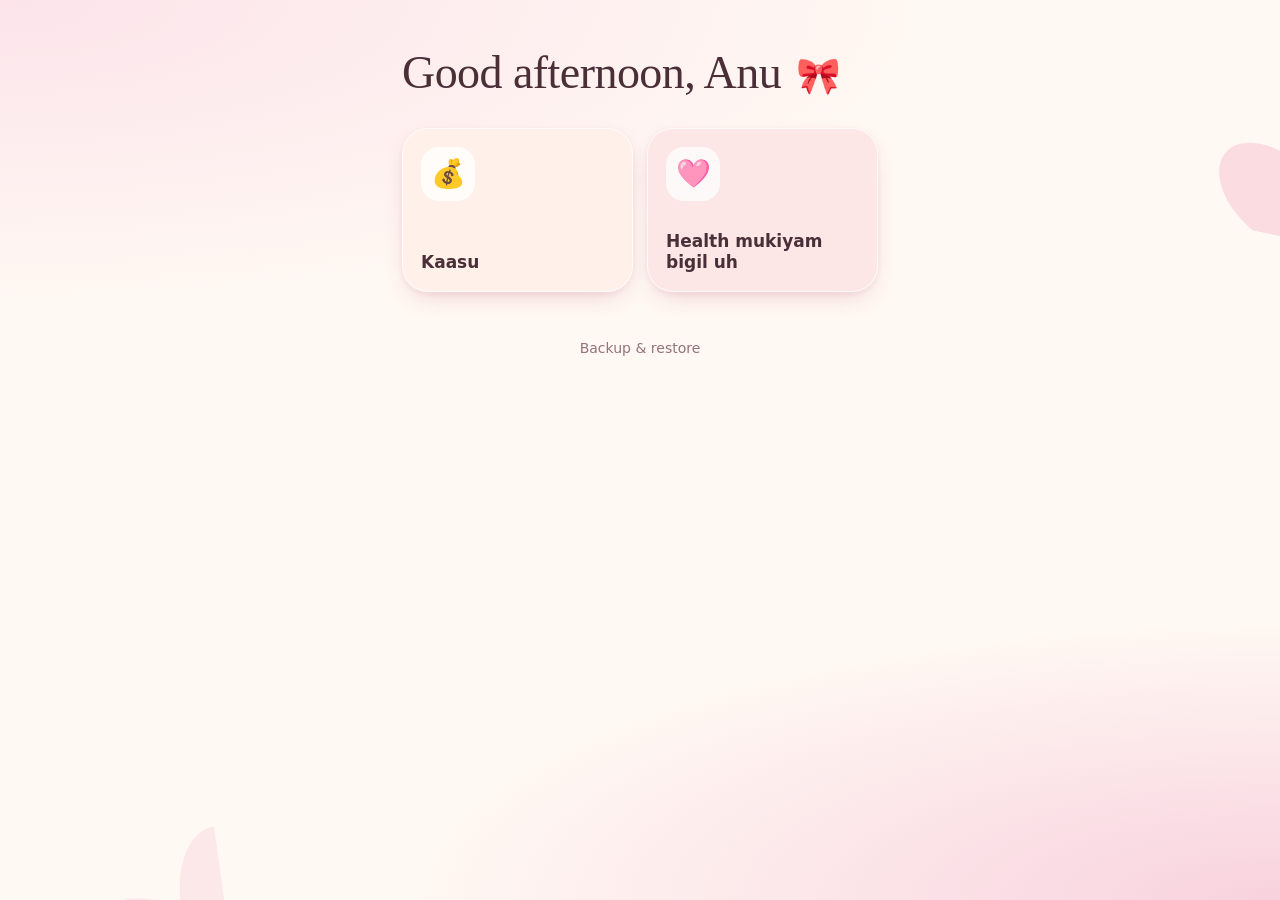
<file: index.html.html>
<!doctype html>
<html lang="en">
<head>
<meta charset="utf-8">
<meta name="viewport" content="width=device-width, initial-scale=1, viewport-fit=cover">
<meta name="color-scheme" content="light">
<meta name="theme-color" content="#FCE4EA">
<meta name="apple-mobile-web-app-capable" content="yes">
<meta name="mobile-web-app-capable" content="yes">
<meta name="apple-mobile-web-app-title" content="ANU">
<meta name="apple-mobile-web-app-status-bar-style" content="default">
<link rel="manifest" href="manifest.webmanifest">
<link rel="apple-touch-icon" href="apple-touch-icon.png">
<title>ANU</title>

<style>
/* =========================================================
   ANU design system
   Shared tokens. Each mini-app can override --tint / --accent.
   ========================================================= */
:root {
  --cream: #FFF8F3;
  --blush: #FCE4EA;
  --pale: #FFF0F4;
  --rose: #D96B8C;
  --rose-deep: #B5476A;
  --ink: #4A2F38;
  --muted: #94727E;
  --line: rgba(181, 71, 106, .14);
  --shadow: 0 10px 26px -10px rgba(181, 71, 106, .30), 0 2px 6px rgba(181, 71, 106, .08);
  --serif: ui-serif, "New York", Georgia, "Times New Roman", serif;
  --round: ui-rounded, "SF Pro Rounded", system-ui, -apple-system, "Helvetica Neue", sans-serif;
  color-scheme: light;
}

* { box-sizing: border-box; }
html { background: var(--cream); -webkit-text-size-adjust: 100%; }
body {
  margin: 0;
  min-height: 100vh;
  min-height: 100dvh;
  font-family: var(--round);
  color: var(--ink);
  background: transparent;
  -webkit-tap-highlight-color: transparent;
  overscroll-behavior-y: none;
}
:focus-visible { outline: 3px solid var(--rose); outline-offset: 3px; border-radius: 12px; }

/* ---------- Background ---------- */
.bg {
  position: fixed; inset: 0; z-index: -1; overflow: hidden;
  background:
    radial-gradient(120% 55% at 0% 0%, var(--blush) 0%, rgba(252,228,234,0) 62%),
    radial-gradient(110% 50% at 100% 100%, #F8D2DE 0%, rgba(248,210,222,0) 62%),
    var(--cream);
}
.flower { position: absolute; }
.flower.f1 { top: -70px; right: -85px; width: 290px; color: #F4A9C0; opacity: .34; transform: rotate(12deg); }
.flower.f2 { bottom: -100px; left: -95px; width: 310px; color: #F7C3D3; opacity: .30; transform: rotate(-8deg); }

/* ---------- Screens ---------- */
.screen { animation: enter .24s ease both; }
@keyframes enter { from { opacity: 0; transform: translateY(6px); } to { opacity: 1; transform: none; } }

/* ---------- Home ---------- */
.home {
  max-width: 520px; margin: 0 auto;
  padding: calc(env(safe-area-inset-top, 0px) + 48px) 22px calc(env(safe-area-inset-bottom, 0px) + 24px);
}
.greeting {
  margin: 0 0 30px;
  font: 500 clamp(34px, 10.5vw, 46px)/1.08 var(--serif);
  letter-spacing: -.012em;
  text-wrap: balance;
}
.greeting .em { font-size: .78em; margin-left: .12em; }

.grid { display: grid; grid-template-columns: repeat(2, minmax(0, 1fr)); gap: 14px; }
.card {
  display: flex; flex-direction: column; justify-content: space-between; gap: 22px;
  min-height: 164px; padding: 18px;
  border-radius: 26px;
  background: var(--tint, var(--pale));
  border: 1px solid rgba(255, 255, 255, .75);
  box-shadow: var(--shadow);
  color: var(--ink); text-decoration: none;
  transition: transform .16s ease, box-shadow .16s ease;
}
.card:active { transform: scale(.97); }
.card .ico {
  width: 54px; height: 54px; display: grid; place-items: center;
  border-radius: var(--ico-radius, 18px);
  background: rgba(255, 255, 255, .78);
  font-size: 28px; line-height: 1;
}
.card .name { font: 600 17px/1.22 var(--round); text-wrap: balance; }

.foot { margin-top: 34px; text-align: center; }
.linkbtn {
  min-height: 44px; padding: 10px 16px; border: 0; background: transparent;
  font: 500 14px/1 var(--round); color: var(--muted); cursor: pointer; border-radius: 14px;
}

/* ---------- Mini-app screen shell ---------- */
.app {
  max-width: 520px; margin: 0 auto;
  padding: calc(env(safe-area-inset-top, 0px) + 10px) 20px calc(env(safe-area-inset-bottom, 0px) + 28px);
  min-height: 100vh; min-height: 100dvh;
}
.bar { display: flex; align-items: center; gap: 12px; min-height: 56px; margin-bottom: 14px; }
.back {
  flex: none; width: 44px; height: 44px; display: grid; place-items: center;
  border-radius: 50%; background: rgba(255, 255, 255, .8);
  box-shadow: var(--shadow); color: var(--rose-deep); text-decoration: none;
}
.bar h1 { margin: 0; font: 500 27px/1.1 var(--serif); letter-spacing: -.01em; }
.note {
  margin-top: 40px; padding: 26px 22px; text-align: center;
  background: rgba(255, 255, 255, .72); border-radius: 26px; box-shadow: var(--shadow);
}
.note .big { font-size: 40px; }
.note p { margin: 10px 0 0; color: var(--muted); font-size: 16px; line-height: 1.45; }

/* ---------- Buttons ---------- */
.btn {
  display: flex; align-items: center; justify-content: center; width: 100%;
  min-height: 52px; padding: 14px 18px; border: 0; border-radius: 18px;
  font: 600 17px/1 var(--round); cursor: pointer;
  background: var(--rose-deep); color: #fff;
}
.btn.ghost { background: var(--pale); color: var(--rose-deep); border: 1px solid var(--line); }
.btn:active { transform: scale(.98); }
.vh { position: absolute; width: 1px; height: 1px; overflow: hidden; opacity: 0; pointer-events: none; }

/* ---------- Bottom sheet + toast ---------- */
dialog#sheet {
  position: fixed; inset: auto 0 0 0; margin: 0 auto; padding: 0; border: 0;
  width: min(520px, 100%); max-width: 100%;
  border-radius: 28px 28px 0 0; background: var(--cream); color: var(--ink);
  box-shadow: 0 -12px 40px rgba(181, 71, 106, .22);
}
dialog#sheet::backdrop { background: rgba(74, 47, 56, .32); }
dialog#sheet[open] { animation: rise .22s ease both; }
@keyframes rise { from { transform: translateY(24px); opacity: 0; } to { transform: none; opacity: 1; } }
.sheet-in { padding: 26px 22px calc(env(safe-area-inset-bottom, 0px) + 22px); display: grid; gap: 12px; }
.sheet-in h2 { margin: 0; font: 500 24px/1.15 var(--serif); }
.sheet-in p { margin: 0 0 6px; color: var(--muted); font-size: 15px; line-height: 1.5; }

#toast {
  position: fixed; left: 50%; bottom: calc(env(safe-area-inset-bottom, 0px) + 28px);
  transform: translate(-50%, 16px); opacity: 0; pointer-events: none;
  padding: 12px 18px; border-radius: 999px; background: var(--ink); color: #fff;
  font: 500 15px/1.2 var(--round); max-width: calc(100% - 40px); text-align: center;
  transition: opacity .2s ease, transform .2s ease; z-index: 50;
}
#toast.show { opacity: 1; transform: translate(-50%, 0); }

@media (prefers-reduced-motion: reduce) {
  .screen, dialog#sheet[open] { animation: none; }
  .card, .btn { transition: none; }
}

/* ---------- Kaasu ---------- */
.kaasu-toolbar { display: flex; gap: 8px; margin-bottom: 16px; }
.seg {
  flex: 1; min-height: 40px; border: 1px solid var(--line); background: #fff;
  border-radius: 14px; font: 600 14px/1 var(--round); color: var(--muted);
}
.seg.active { background: var(--rose-deep); color: #fff; border-color: var(--rose-deep); }

.kaasu-cal-head { display: flex; align-items: center; justify-content: space-between; margin-bottom: 12px; font: 600 17px/1 var(--round); }
.navbtn { width: 40px; height: 40px; border: 0; background: rgba(255, 255, 255, .85); border-radius: 50%; font-size: 19px; color: var(--rose-deep); box-shadow: var(--shadow); }

.kaasu-grid { display: grid; grid-template-columns: repeat(7, 1fr); gap: 6px; margin-bottom: 20px; }
.dow { text-align: center; font: 600 12px/1 var(--round); color: var(--muted); padding: 2px 0 8px; }
.day { aspect-ratio: 1; border: 0; border-radius: 13px; background: #fff; font: 600 15px/1 var(--round); color: var(--ink); box-shadow: 0 2px 6px rgba(181, 71, 106, .08); }
.day.today { background: var(--rose-deep); color: #fff; }
.day.empty { background: transparent; box-shadow: none; }

.kaasu-summary { background: rgba(255, 255, 255, .72); border-radius: 22px; padding: 18px 20px; box-shadow: var(--shadow); margin-bottom: 16px; }
.kaasu-summary h3 { margin: 0 0 8px; font: 500 18px/1.2 var(--serif); }
.summary-row { display: flex; justify-content: space-between; gap: 10px; padding: 8px 0; font-size: 15px; border-top: 1px solid var(--line); }
.summary-row:first-of-type { border-top: 0; }
.summary-row.total { margin-top: 2px; padding-top: 13px; border-top: 1px solid var(--line); font-weight: 700; color: var(--rose-deep); }

.kaasu-sticky { position: relative; background: #FFF4D9; border-radius: 4px; padding: 20px 16px 16px; box-shadow: 0 6px 16px rgba(0, 0, 0, .08); transform: rotate(-1deg); }
.kaasu-sticky .pin { position: absolute; top: -11px; left: 50%; transform: translateX(-50%); font-size: 20px; }
.sticky-text { width: 100%; min-height: 86px; border: 0; background: transparent; resize: vertical; font: 15px/1.5 var(--round); color: #7A5C1E; }
.sticky-text:focus { outline: none; }
.sticky-text::placeholder { color: #B89A52; }

.kaasu-week-list { display: grid; gap: 10px; }
.week-row { display: flex; justify-content: space-between; align-items: center; width: 100%; min-height: 52px; padding: 0 18px; border: 0; border-radius: 16px; background: #fff; box-shadow: 0 2px 6px rgba(181, 71, 106, .08); font: 500 15px/1 var(--round); color: var(--ink); }
.wd-amt { color: var(--muted); }

.kaasu-year-grid { display: grid; grid-template-columns: repeat(3, 1fr); gap: 10px; }
.year-month { min-height: 64px; border: 0; border-radius: 16px; background: #fff; box-shadow: 0 2px 6px rgba(181, 71, 106, .08); font: 600 16px/1 var(--round); color: var(--ink); }

.back-link { border: 0; background: transparent; color: var(--rose-deep); font: 600 15px/1 var(--round); padding: 6px 0; margin: 0 0 8px; }
.day-title { font: 500 21px/1.2 var(--serif); margin-bottom: 16px; text-wrap: balance; }

.col-list { display: grid; gap: 10px; margin-bottom: 14px; }
.col-row { background: #fff; border-radius: 18px; padding: 14px 16px; box-shadow: 0 2px 6px rgba(181, 71, 106, .08); }
.col-head { display: flex; align-items: center; gap: 9px; margin-bottom: 10px; }
.col-num { width: 22px; height: 22px; flex: none; display: grid; place-items: center; border-radius: 50%; background: var(--pale); color: var(--rose-deep); font: 700 12px/1 var(--round); }
.col-name { flex: 1; font: 600 16px/1.2 var(--round); }
.edit-btn { width: 32px; height: 32px; flex: none; border: 0; background: var(--pale); border-radius: 10px; color: var(--rose-deep); font-size: 14px; }
.col-fields { display: flex; align-items: center; gap: 12px; }
.col-input-wrap { flex: 1; display: flex; align-items: center; gap: 3px; background: var(--pale); border-radius: 12px; padding: 0 12px; min-height: 44px; }
.col-input-wrap .unit { color: var(--muted); font-size: 15px; }
.col-input { flex: 1; width: 100%; min-width: 0; border: 0; background: transparent; min-height: 44px; font: 600 16px/1 var(--round); color: var(--ink); }
.col-input:focus { outline: none; }
.col-balance { min-width: 84px; text-align: right; font: 700 16px/1 var(--round); color: var(--rose-deep); }
.col-balance.neg { color: #C23B3B; }

.savings-row { display: flex; justify-content: space-between; align-items: center; background: rgba(255, 255, 255, .72); border-radius: 16px; padding: 14px 18px; font: 600 16px/1 var(--round); box-shadow: var(--shadow); margin-bottom: 18px; }
.savings-row .neg { color: #C23B3B; }

.field-label { display: block; font: 500 14px/1.4 var(--round); color: var(--muted); }
.field-label input { display: block; width: 100%; min-height: 46px; margin-top: 6px; padding: 0 14px; border: 1px solid var(--line); border-radius: 14px; background: #fff; font: 16px/1 var(--round); color: var(--ink); }
.field-label input:focus { outline: none; border-color: var(--rose); }
</style>
</head>

<body>

<!-- Decorative background -->
<svg width="0" height="0" style="position:absolute" aria-hidden="true">
  <symbol id="flower" viewBox="-100 -100 200 200">
    <g fill="currentColor">
      <ellipse cx="0" cy="-52" rx="28" ry="46"/>
      <ellipse cx="0" cy="-52" rx="28" ry="46" transform="rotate(60)"/>
      <ellipse cx="0" cy="-52" rx="28" ry="46" transform="rotate(120)"/>
      <ellipse cx="0" cy="-52" rx="28" ry="46" transform="rotate(180)"/>
      <ellipse cx="0" cy="-52" rx="28" ry="46" transform="rotate(240)"/>
      <ellipse cx="0" cy="-52" rx="28" ry="46" transform="rotate(300)"/>
    </g>
    <circle r="24" fill="#FFF8F3"/>
  </symbol>
</svg>
<div class="bg" aria-hidden="true">
  <svg class="flower f1" viewBox="-100 -100 200 200"><use href="#flower"/></svg>
  <svg class="flower f2" viewBox="-100 -100 200 200"><use href="#flower"/></svg>
</div>

<main id="root"></main>
<div id="toast" role="status" aria-live="polite"></div>
<dialog id="sheet"></dialog>


<!-- =========================================================
     CORE  (shared by every mini-app; don't put mini-app code here)
     ========================================================= -->
<script>
'use strict';

const OWNER = 'Anu';
const APPS = [];                       // filled by registerApp()
const $ = (sel, el = document) => el.querySelector(sel);

/**
 * Register a mini-app. This is the ONLY thing a new mini-app needs to do.
 *   id      short url-safe name          'kaasu'
 *   name    label on the home card       'Kaasu'
 *   icon    emoji on the home card       '💰'
 *   tint    card background colour
 *   stores  database tables it uses      ['kaasu_transactions']
 *   mount   (el, ctx) => void            draws the mini-app into el
 *           (omit it and a "coming soon" screen is shown)
 */
function registerApp(app) { APPS.push(app); }

/* ---------- Local database (IndexedDB, on this phone only) ---------- */
const DB = (() => {
  const NAME = 'anu';
  let db;

  const wrap = (req) => new Promise((ok, fail) => { req.onsuccess = () => ok(req.result); req.onerror = () => fail(req.error); });
  const needed = () => [...new Set(APPS.flatMap((a) => a.stores || []))];

  function open(version) {
    return new Promise((ok, fail) => {
      const req = version ? indexedDB.open(NAME, version) : indexedDB.open(NAME);
      req.onupgradeneeded = () => {
        const d = req.result;
        needed().forEach((s) => { if (!d.objectStoreNames.contains(s)) d.createObjectStore(s, { keyPath: 'id' }); });
      };
      req.onsuccess = () => ok(req.result);
      req.onerror = () => fail(req.error);
    });
  }

  // Opens the database and creates any table a mini-app declares that is missing.
  async function init() {
    let d = await open();
    if (needed().some((s) => !d.objectStoreNames.contains(s))) {
      const next = d.version + 1;
      d.close();
      d = await open(next);
    }
    d.onversionchange = () => d.close();
    db = d;
  }

  const store = (name, mode) => db.transaction(name, mode).objectStore(name);

  return {
    init,
    uid: () => (crypto.randomUUID ? crypto.randomUUID() : Date.now().toString(36) + Math.random().toString(36).slice(2)),
    all: (name) => wrap(store(name, 'readonly').getAll()),
    get: (name, id) => wrap(store(name, 'readonly').get(id)),
    put: async (name, obj) => { if (!obj.id) obj.id = DB.uid(); await wrap(store(name, 'readwrite').put(obj)); return obj; },
    del: (name, id) => wrap(store(name, 'readwrite').delete(id)),

    async exportAll() {
      const data = {};
      for (const s of db.objectStoreNames) data[s] = await DB.all(s);
      return { app: 'ANU', version: 1, exportedAt: new Date().toISOString(), data };
    },

    async importAll(payload) {
      if (!payload || payload.app !== 'ANU' || typeof payload.data !== 'object') throw new Error('Not an ANU backup file.');
      const names = [...db.objectStoreNames].filter((s) => Array.isArray(payload.data[s]));
      if (!names.length) throw new Error('This backup has no data to restore.');
      await new Promise((ok, fail) => {
        const tx = db.transaction(names, 'readwrite');
        names.forEach((s) => {
          const st = tx.objectStore(s);
          st.clear();
          payload.data[s].forEach((row) => st.put(row));
        });
        tx.oncomplete = ok;
        tx.onerror = () => fail(tx.error);
        tx.onabort = () => fail(tx.error);
      });
    }
  };
})();

/* ---------- Small UI helpers ---------- */
const UI = {
  toast(msg) {
    const t = $('#toast');
    t.textContent = msg;
    t.classList.add('show');
    clearTimeout(UI._t);
    UI._t = setTimeout(() => t.classList.remove('show'), 2600);
  },
  sheet(html) {
    const d = $('#sheet');
    d.innerHTML = `<div class="sheet-in">${html}</div>`;
    if (!d.open) d.showModal();
    return d;
  },
  closeSheet() { const d = $('#sheet'); if (d.open) d.close(); },
  confirm(title, message, okLabel = 'Yes') {
    return new Promise((resolve) => {
      const d = UI.sheet(`<h2>${title}</h2><p>${message}</p>
        <button class="btn" data-ok>${okLabel}</button>
        <button class="btn ghost" data-no>Cancel</button>`);
      let done = false;
      const finish = (v) => { if (done) return; done = true; UI.closeSheet(); resolve(v); };
      $('[data-ok]', d).onclick = () => finish(true);
      $('[data-no]', d).onclick = () => finish(false);
      d.addEventListener('close', () => finish(false), { once: true });
    });
  }
};
// tapping the dimmed area closes the sheet
$('#sheet').addEventListener('click', (e) => { if (e.target === e.currentTarget) UI.closeSheet(); });

/* ---------- Greeting ---------- */
function greetingFor(d = new Date()) {
  const h = d.getHours();
  if (h >= 5 && h < 12) return ['Good morning', '🌷'];
  if (h >= 12 && h < 17) return ['Good afternoon', '🎀'];
  return ['Good evening', '🌙'];
}
function updateGreeting() {
  const el = $('.greeting');
  if (!el) return;
  const [text, emoji] = greetingFor();
  el.innerHTML = `${text}, ${OWNER} <span class="em">${emoji}</span>`;
}

/* ---------- Backup & restore ---------- */
async function saveBackup() {
  const payload = await DB.exportAll();
  const stamp = new Date().toISOString().slice(0, 10);
  const name = `anu-backup-${stamp}.json`;
  const file = new File([JSON.stringify(payload, null, 2)], name, { type: 'application/json' });

  if (navigator.canShare && navigator.canShare({ files: [file] })) {
    try {
      await navigator.share({ files: [file], title: 'ANU backup' });
      UI.toast('Backup saved');
      return;
    } catch (err) {
      if (err && err.name === 'AbortError') return;   // she closed the share sheet
    }
  }
  const url = URL.createObjectURL(file);
  const a = Object.assign(document.createElement('a'), { href: url, download: name });
  document.body.appendChild(a); a.click(); a.remove();
  setTimeout(() => URL.revokeObjectURL(url), 4000);
  UI.toast('Backup saved');
}

async function restoreBackup(file) {
  let payload;
  try { payload = JSON.parse(await file.text()); }
  catch { UI.toast("That file couldn't be read."); return; }
  if (!payload || payload.app !== 'ANU') { UI.toast("That isn't an ANU backup file."); return; }

  const ok = await UI.confirm('Restore this backup?',
    'Everything in ANU on this phone will be replaced by what is in this file. This can\u2019t be undone.', 'Replace my data');
  if (!ok) return;
  try {
    await DB.importAll(payload);
    UI.toast('Backup restored');
    route();
  } catch (err) {
    UI.toast(err.message || "Couldn't restore that backup.");
  }
}

function openBackupSheet() {
  const d = UI.sheet(`
    <h2>Backup & restore</h2>
    <p>Everything you write stays on this phone only. Save a backup file every so often, so you can get your data back if the app is ever deleted or Safari data is cleared.</p>
    <button class="btn" data-save>Save backup</button>
    <label class="btn ghost" for="restore-file">Restore from backup</label>
    <input class="vh" id="restore-file" type="file" accept="application/json,.json">
    <button class="btn ghost" data-close>Close</button>`);
  $('[data-save]', d).onclick = () => { UI.closeSheet(); saveBackup(); };
  $('[data-close]', d).onclick = UI.closeSheet;
  $('#restore-file', d).onchange = (e) => {
    const f = e.target.files && e.target.files[0];
    UI.closeSheet();
    if (f) restoreBackup(f);
  };
}

/* ---------- Screens ---------- */
const root = $('#root');

function renderHome() {
  root.innerHTML = `
    <section class="home screen">
      <h1 class="greeting"></h1>
      <nav class="grid" aria-label="Mini-apps">
        ${APPS.map((a) => `
          <a class="card" href="#/${a.id}" style="--tint:${a.tint}; --ico-radius:${a.round ? '50%' : '18px'}">
            <span class="ico" aria-hidden="true">${a.icon}</span>
            <span class="name">${a.name}</span>
          </a>`).join('')}
      </nav>
      <div class="foot"><button class="linkbtn" id="backup-btn">Backup & restore</button></div>
    </section>`;
  updateGreeting();
  $('#backup-btn').onclick = openBackupSheet;
}

function renderApp(app) {
  root.innerHTML = `
    <section class="app screen" style="--tint:${app.tint}">
      <header class="bar">
        <a class="back" href="#/" aria-label="Back to home">
          <svg width="12" height="20" viewBox="0 0 12 20" fill="none" stroke="currentColor" stroke-width="2.6" stroke-linecap="round" stroke-linejoin="round"><path d="M10 2 2 10l8 8"/></svg>
        </a>
        <h1>${app.name}</h1>
      </header>
      <div id="app-body"></div>
    </section>`;
  const body = $('#app-body');
  const ctx = { db: DB, ui: UI, app, go: (p) => { location.hash = '#/' + p; } };
  if (typeof app.mount === 'function') app.mount(body, ctx);
  else body.innerHTML = `<div class="note"><div class="big">${app.icon}</div><p>${app.name} isn\u2019t built yet. It\u2019s coming in a later step.</p></div>`;
}

function route() {
  const id = location.hash.replace(/^#\/?/, '');
  const app = APPS.find((a) => a.id === id);
  if (app) renderApp(app); else renderHome();
  window.scrollTo(0, 0);
}
</script>


<!-- =========================================================
     KAASU
     Each column is a daily budget envelope: name + a daily setpoint.
     Per day you log what you spent; balance = setpoint − spent.
     A column's leftover balance (if negative) is deducted from that
     same column's setpoint the NEXT day. Any leftover that stays
     positive after that is swept into that day's (view-only) Savings.
     ========================================================= -->
<script>
const KaasuApp = (() => {
  const MONTH_NAMES = ['January','February','March','April','May','June','July','August','September','October','November','December'];
  const DOW = ['S','M','T','W','T','F','S'];

  const pad = (n) => String(n).padStart(2, '0');
  const dateStr = (y, m, d) => `${y}-${pad(m + 1)}-${pad(d)}`;
  const daysInMonth = (y, m) => new Date(y, m + 1, 0).getDate();
  const monthKey = (y, m) => `${y}-${pad(m + 1)}`;
  const esc = (s) => String(s).replace(/[&<>"']/g, (c) => ({ '&': '&amp;', '<': '&lt;', '>': '&gt;', '"': '&quot;', "'": '&#39;' }[c]));
  const fmtMoney = (n) => {
    const v = Math.round((n + Number.EPSILON) * 100) / 100;
    return (v < 0 ? '-₹' : '₹') + Math.abs(v).toLocaleString('en-IN');
  };

  async function loadAll(db) {
    const [columns, entries, plans] = await Promise.all([db.all('kaasu_columns'), db.all('kaasu_entries'), db.all('kaasu_plans')]);
    columns.sort((a, b) => a.number - b.number);
    return { columns, entries, plans };
  }

  function entryMap(entries) {
    const m = {};
    entries.forEach((e) => { m[e.date + '|' + e.columnId] = e.input; });
    return m;
  }

  // Walks the month day by day so a negative balance carries into the next day's setpoint.
  function computeMonth(columns, eMap, y, m) {
    const n = daysInMonth(y, m);
    const carry = {};
    const perDay = {};
    const colTotals = {};
    columns.forEach((c) => { colTotals[c.id] = 0; });
    let totalSavings = 0;
    for (let d = 1; d <= n; d++) {
      const date = dateStr(y, m, d);
      const cols = {};
      let daySavings = 0;
      columns.forEach((col) => {
        const input = eMap[date + '|' + col.id] || 0;
        const effSetpoint = col.setpoint - (carry[col.id] || 0);
        const balance = effSetpoint - input;
        cols[col.id] = { effSetpoint, input, balance };
        colTotals[col.id] += input;
        if (balance > 0) daySavings += balance;
        carry[col.id] = balance < 0 ? -balance : 0;
      });
      perDay[date] = { cols, savings: daySavings };
      totalSavings += daySavings;
    }
    return { perDay, colTotals, totalSavings };
  }

  function mount(el, ctx) {
    const today = new Date();
    const state = { view: 'month', y: today.getFullYear(), m: today.getMonth(), selectedDate: null };
    render();

    async function render() {
      const { columns, entries, plans } = await loadAll(ctx.db);
      const eMap = entryMap(entries);
      if (state.selectedDate) renderDay(columns, eMap);
      else if (state.view === 'week') renderWeek(columns, eMap);
      else if (state.view === 'year') renderYear();
      else renderMonth(columns, eMap, plans);
    }

    const toolbar = () => `<div class="kaasu-toolbar" role="tablist">
      ${['month', 'week', 'year'].map((v) => `<button class="seg ${state.view === v ? 'active' : ''}" data-view="${v}">${v[0].toUpperCase()}${v.slice(1)}</button>`).join('')}
    </div>`;

    function wireToolbar() {
      $('.kaasu-toolbar', el).onclick = (e) => { const b = e.target.closest('[data-view]'); if (!b) return; state.view = b.dataset.view; render(); };
    }

    function renderMonth(columns, eMap, plans) {
      const { y, m } = state;
      const data = computeMonth(columns, eMap, y, m);
      const first = new Date(y, m, 1).getDay();
      const n = daysInMonth(y, m);
      const todayStr = dateStr(today.getFullYear(), today.getMonth(), today.getDate());

      let cells = '';
      for (let i = 0; i < first; i++) cells += `<span class="day empty"></span>`;
      for (let d = 1; d <= n; d++) {
        const ds = dateStr(y, m, d);
        cells += `<button class="day ${ds === todayStr ? 'today' : ''}" data-date="${ds}">${d}</button>`;
      }

      const plan = plans.find((p) => p.id === monthKey(y, m));

      el.innerHTML = `
        ${toolbar()}
        <div class="kaasu-cal-head">
          <button class="navbtn" data-nav="-1" aria-label="Previous month">‹</button>
          <span>${MONTH_NAMES[m]} ${y}</span>
          <button class="navbtn" data-nav="1" aria-label="Next month">›</button>
        </div>
        <div class="kaasu-grid">${DOW.map((d) => `<span class="dow">${d}</span>`).join('')}${cells}</div>
        ${columns.length ? `
        <div class="kaasu-summary">
          <h3>${MONTH_NAMES[m]} Summary</h3>
          ${columns.map((c) => `<div class="summary-row"><span>${esc(c.name)}</span><span>${fmtMoney(data.colTotals[c.id] || 0)}</span></div>`).join('')}
          <div class="summary-row total"><span>Total Savings</span><span>${fmtMoney(data.totalSavings)}</span></div>
        </div>` : `<div class="note"><p>Tap any date and add your first column to start tracking.</p></div>`}
        <div class="kaasu-sticky">
          <div class="pin" aria-hidden="true">📌</div>
          <textarea class="sticky-text" placeholder="${MONTH_NAMES[m]} plan…">${plan ? esc(plan.text) : ''}</textarea>
        </div>`;

      wireToolbar();
      $('.kaasu-cal-head', el).onclick = (e) => { const b = e.target.closest('[data-nav]'); if (!b) return; shiftMonth(parseInt(b.dataset.nav, 10)); };
      $('.kaasu-grid', el).onclick = (e) => { const b = e.target.closest('[data-date]'); if (!b) return; state.selectedDate = b.dataset.date; render(); };

      const ta = $('.sticky-text', el);
      let saveTimer;
      ta.oninput = () => {
        clearTimeout(saveTimer);
        saveTimer = setTimeout(() => ctx.db.put('kaasu_plans', { id: monthKey(y, m), text: ta.value }), 500);
      };
    }

    function shiftMonth(delta) {
      let m = state.m + delta, y = state.y;
      if (m < 0) { m = 11; y--; } if (m > 11) { m = 0; y++; }
      state.m = m; state.y = y; render();
    }

    function renderWeek(columns, eMap) {
      const day0 = new Date(today); day0.setDate(today.getDate() - today.getDay());
      let rows = '';
      for (let i = 0; i < 7; i++) {
        const d = new Date(day0); d.setDate(day0.getDate() + i);
        const ds = dateStr(d.getFullYear(), d.getMonth(), d.getDate());
        const data = computeMonth(columns, eMap, d.getFullYear(), d.getMonth());
        const day = data.perDay[ds];
        const spent = day ? Object.values(day.cols).reduce((s, c) => s + c.input, 0) : 0;
        rows += `<button class="week-row" data-date="${ds}">
          <span class="wd">${d.toLocaleDateString('en-IN', { weekday: 'short', day: 'numeric', month: 'short' })}</span>
          <span class="wd-amt">${fmtMoney(spent)}</span>
        </button>`;
      }
      el.innerHTML = `${toolbar()}<div class="kaasu-week-list">${rows}</div>`;
      wireToolbar();
      $('.kaasu-week-list', el).onclick = (e) => { const b = e.target.closest('[data-date]'); if (!b) return; state.selectedDate = b.dataset.date; render(); };
    }

    function renderYear() {
      const y = state.y;
      const cells = MONTH_NAMES.map((name, m) => `<button class="year-month" data-m="${m}">${name.slice(0, 3)}</button>`).join('');
      el.innerHTML = `${toolbar()}
        <div class="kaasu-cal-head">
          <button class="navbtn" data-nav="-1" aria-label="Previous year">‹</button>
          <span>${y}</span>
          <button class="navbtn" data-nav="1" aria-label="Next year">›</button>
        </div>
        <div class="kaasu-year-grid">${cells}</div>`;
      wireToolbar();
      $('.kaasu-cal-head', el).onclick = (e) => { const b = e.target.closest('[data-nav]'); if (!b) return; state.y += parseInt(b.dataset.nav, 10); render(); };
      $('.kaasu-year-grid', el).onclick = (e) => { const b = e.target.closest('[data-m]'); if (!b) return; state.m = parseInt(b.dataset.m, 10); state.view = 'month'; render(); };
    }

    function renderDay(columns, eMap) {
      const ds = state.selectedDate;
      const [y, m, d] = ds.split('-').map(Number);
      const data = computeMonth(columns, eMap, y, m - 1);
      const day = data.perDay[ds];
      const label = new Date(y, m - 1, d).toLocaleDateString('en-IN', { weekday: 'long', day: 'numeric', month: 'long', year: 'numeric' });

      const rows = columns.map((col) => {
        const c = day.cols[col.id];
        const neg = c.balance < 0;
        return `<div class="col-row">
          <div class="col-head">
            <span class="col-num">${col.number}</span>
            <span class="col-name">${esc(col.name)}</span>
            <button class="edit-btn" data-edit="${col.id}" aria-label="Edit ${esc(col.name)}">✎</button>
          </div>
          <div class="col-fields">
            <label class="col-input-wrap">
              <span class="unit">₹</span>
              <input type="number" inputmode="decimal" class="col-input" data-input="${col.id}" value="${c.input || ''}" placeholder="0">
            </label>
            <div class="col-balance ${neg ? 'neg' : ''}">${fmtMoney(c.balance)}</div>
          </div>
        </div>`;
      }).join('');

      el.innerHTML = `
        <button class="back-link" data-back>‹ ${MONTH_NAMES[m - 1]} ${y}</button>
        <div class="day-title">${label}</div>
        ${columns.length ? `
        <div class="col-list">${rows}</div>
        <div class="savings-row"><span>Savings</span><span>${fmtMoney(day.savings)}</span></div>` : `<div class="note"><p>No columns yet. Add one to start tracking this day.</p></div>`}
        <button class="btn ghost add-col-btn" data-add>+ Add column</button>`;

      $('[data-back]', el).onclick = () => { state.selectedDate = null; render(); };
      $('[data-add]', el).onclick = () => openColumnSheet();
      el.querySelectorAll('[data-edit]').forEach((b) => { b.onclick = () => openColumnSheet(columns.find((c) => c.id === b.dataset.edit)); });
      el.querySelectorAll('[data-input]').forEach((inp) => {
        let t;
        inp.oninput = () => {
          clearTimeout(t);
          t = setTimeout(async () => {
            const val = parseFloat(inp.value);
            await ctx.db.put('kaasu_entries', { id: ds + '|' + inp.dataset.input, date: ds, columnId: inp.dataset.input, input: isNaN(val) ? 0 : val });
            render();
          }, 450);
        };
      });

      function openColumnSheet(existing) {
        const isEdit = !!existing;
        const sheet = ctx.ui.sheet(`
          <h2>${isEdit ? 'Edit column' : 'New column'}</h2>
          <label class="field-label">Name<input id="col-name-in" type="text" value="${isEdit ? esc(existing.name) : ''}" placeholder="e.g. Food" maxlength="24"></label>
          <label class="field-label">Daily setpoint (₹)<input id="col-set-in" type="number" inputmode="decimal" value="${isEdit ? existing.setpoint : ''}" placeholder="e.g. 300"></label>
          <button class="btn" data-save>Save</button>
          ${isEdit ? `<button class="btn ghost" data-delete>Delete column</button>` : ''}
          <button class="btn ghost" data-cancel>Cancel</button>`);
        $('#col-name-in', sheet).focus();
        $('[data-cancel]', sheet).onclick = () => ctx.ui.closeSheet();
        $('[data-save]', sheet).onclick = async () => {
          const name = $('#col-name-in', sheet).value.trim();
          const setpoint = parseFloat($('#col-set-in', sheet).value);
          if (!name) { ctx.ui.toast('Give the column a name'); return; }
          if (isNaN(setpoint) || setpoint < 0) { ctx.ui.toast('Enter a valid setpoint'); return; }
          if (isEdit) await ctx.db.put('kaasu_columns', { ...existing, name, setpoint });
          else {
            const number = columns.length ? Math.max(...columns.map((c) => c.number)) + 1 : 1;
            await ctx.db.put('kaasu_columns', { number, name, setpoint });
          }
          ctx.ui.closeSheet();
          render();
        };
        if (isEdit) {
          $('[data-delete]', sheet).onclick = async () => {
            const ok = await ctx.ui.confirm('Delete this column?', `“${esc(existing.name)}” and every day\u2019s entry for it will be removed. This can\u2019t be undone.`, 'Delete');
            if (!ok) return;
            await ctx.db.del('kaasu_columns', existing.id);
            const all = await ctx.db.all('kaasu_entries');
            await Promise.all(all.filter((e) => e.columnId === existing.id).map((e) => ctx.db.del('kaasu_entries', e.id)));
            render();
          };
        }
      }
    }
  }

  return { mount };
})();
</script>


<!-- =========================================================
     MINI-APPS
     To add a new one later: add one registerApp({...}) block below.
     ========================================================= -->
<script>
registerApp({
  id: 'kaasu', name: 'Kaasu', icon: '💰', tint: '#FFF0E9',
  stores: ['kaasu_columns', 'kaasu_entries', 'kaasu_plans'],
  mount: (el, ctx) => KaasuApp.mount(el, ctx)
});

registerApp({
  id: 'health', name: 'Health mukiyam bigil uh', icon: '🩷', tint: '#FCE6E6',
  stores: ['health_habits', 'health_logs']
});
</script>


<!-- =========================================================
     START
     ========================================================= -->
<script>
(async () => {
  try {
    await DB.init();
    if (navigator.storage && navigator.storage.persist) navigator.storage.persist();  // ask iOS not to evict our data
  } catch (err) {
    console.error('Database failed to open', err);
  }
  window.addEventListener('hashchange', route);
  document.addEventListener('visibilitychange', () => { if (!document.hidden) updateGreeting(); });
  setInterval(updateGreeting, 60000);
  route();

  if ('serviceWorker' in navigator) navigator.serviceWorker.register('sw.js').catch(() => {});
})();
</script>
</body>
</html>
</file>
